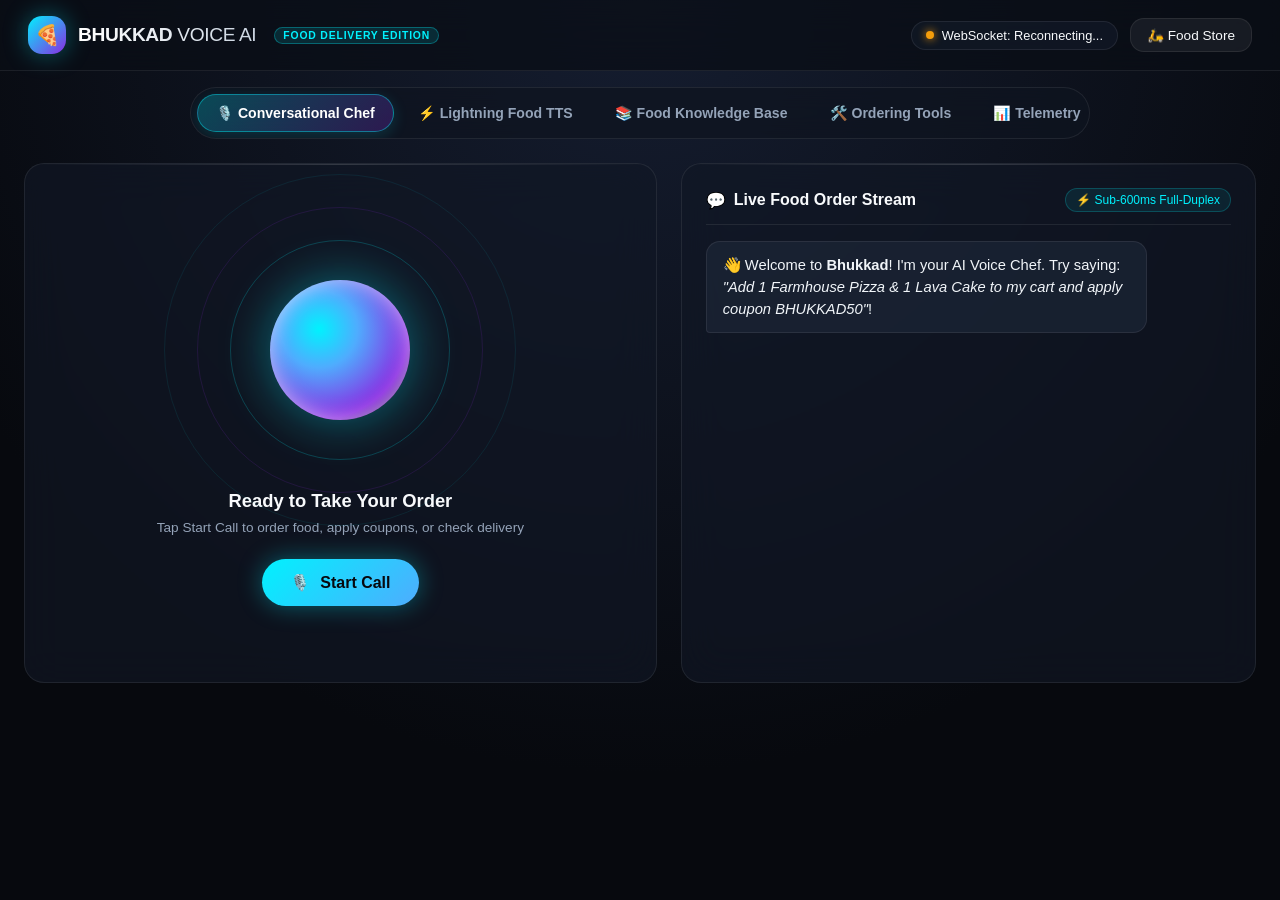
<file: playground/index.html>
<!doctype html>
<html lang="en">
<head>
  <meta charset="utf-8" />
  <meta name="viewport" content="width=device-width, initial-scale=1" />
  <title>Bhukkad Voice AI - Real-Time Food Delivery Assistant</title>
  <link rel="icon" href="../bhukkad-store/assets/favicon.svg" />
  <link rel="stylesheet" href="studio.css" />
  <script src="runtime-config.js"></script>
  <script src="studio.js" defer></script>
</head>
<body>
  <!-- Header & Navigation -->
  <header class="studio-nav">
    <div class="brand-container">
      <div class="brand-logo-badge">🍕</div>
      <div class="brand-title">BHUKKAD <span style="color:var(--cyan);font-weight:400;">VOICE AI</span></div>
      <span class="brand-pill">Food Delivery Edition</span>
    </div>
    <div class="nav-actions">
      <div id="wsBadge" class="ws-status-badge">
        <span class="ws-dot"></span>
        <span id="wsStatusText">WebSocket: Connecting...</span>
      </div>
      <a href="../bhukkad-store/index.html" class="btn-ghost" style="text-decoration:none;">🛵 Food Store</a>
    </div>
  </header>

  <!-- Tab Bar -->
  <div class="tabs-container">
    <nav class="tab-bar">
      <button class="tab-btn active" data-target="tabAgent">🎙️ Conversational Chef</button>
      <button class="tab-btn" data-target="tabTts">⚡ Lightning Food TTS</button>
      <button class="tab-btn" data-target="tabRag">📚 Food Knowledge Base</button>
      <button class="tab-btn" data-target="tabTools">🛠️ Ordering Tools</button>
      <button class="tab-btn" data-target="tabMetrics">📊 Telemetry</button>
    </nav>
  </div>

  <!-- Studio Main Content -->
  <main class="studio-main">

    <!-- TAB 1: Conversational Voice Call -->
    <section id="tabAgent" class="tab-content active">
      <div class="voice-call-grid">
        <!-- Glowing Voice Orb Stage -->
        <div class="glass-card orb-stage">
          <div id="orbContainer" class="orb-container idle">
            <div class="orb-ring orb-ring-1"></div>
            <div class="orb-ring orb-ring-2"></div>
            <div class="orb-ring orb-ring-3"></div>
            <div id="orbCore" class="orb-core"></div>
          </div>
          <div id="orbStatusText" class="orb-status-text">Ready to Take Your Order</div>
          <div id="orbSubtext" class="orb-subtext">Tap Start Call to order food, apply coupons, or check delivery</div>
          <div class="call-btn-group">
            <button id="btnCall" class="btn-mic-call">
              <span>🎙️</span>
              <span>Start Call</span>
            </button>
          </div>
        </div>

        <!-- Live Transcript & State Stream -->
        <div class="glass-card transcript-card">
          <div class="card-header-row">
            <div class="card-title"><span>💬</span> Live Food Order Stream</div>
            <div id="callTelemetryChip" class="telemetry-chip">⚡ Sub-600ms Full-Duplex</div>
          </div>
          <div id="transcriptFeed" class="stream-feed">
            <div class="msg-bubble msg-agent">
              👋 Welcome to <b>Bhukkad</b>! I'm your AI Voice Chef. Try saying: <i>"Add 1 Farmhouse Pizza & 1 Lava Cake to my cart and apply coupon BHUKKAD50"</i>!
            </div>
          </div>
        </div>
      </div>
    </section>

    <!-- TAB 2: Lightning TTS Playground -->
    <section id="tabTts" class="tab-content">
      <div class="tts-studio-grid">
        <div class="glass-card">
          <div class="card-header-row">
            <div class="card-title"><span>⚡</span> Lightning Text-to-Speech</div>
            <span id="ttsLatencyBadge" class="telemetry-chip">Ready to synthesize</span>
          </div>
          <textarea id="ttsInputText" class="tts-textarea" placeholder="Type or paste any text here to synthesize instant human-like speech..."></textarea>
          
          <div style="font-size:0.9rem;font-weight:600;margin-bottom:12px;">Choose Voice Avatar:</div>
          <div id="voiceCardsGrid" class="voice-cards-grid"></div>

          <div style="display:flex;gap:12px;align-items:center;">
            <button id="btnGenerateTTS" class="btn-primary">⚡ Generate & Play Speech</button>
            <button id="btnDownloadTTS" class="btn-ghost" disabled>📥 Download Audio</button>
          </div>
          <canvas id="ttsWaveformCanvas" class="waveform-canvas"></canvas>
        </div>

        <div class="glass-card">
          <div class="card-header-row">
            <div class="card-title"><span>⚙️</span> Voice Settings</div>
          </div>
          <p style="font-size:0.85rem;color:var(--text-muted);margin-bottom:16px;">
            Smallest.ai-style ultra-low latency voice synthesis engine with pitch and speed modulation.
          </p>
          <label style="display:block;margin-bottom:14px;font-size:0.85rem;color:var(--text-muted);">
            Playback Speed: <b>1.0x</b>
            <input type="range" min="0.5" max="2.0" step="0.1" value="1.0" style="width:100%;margin-top:6px;" />
          </label>
          <label style="display:block;margin-bottom:14px;font-size:0.85rem;color:var(--text-muted);">
            Sample Rate: <b>24kHz HD Audio</b>
          </label>
        </div>
      </div>
    </section>

    <!-- TAB 3: Knowledge Base & RAG -->
    <section id="tabRag" class="tab-content">
      <div class="glass-card">
        <div class="card-header-row">
          <div class="card-title"><span>📚</span> Knowledge Base & Vector Ingestion</div>
          <span id="ragDocCount" class="telemetry-chip">Loading index status...</span>
        </div>

        <!-- Drag & Drop Uploader -->
        <div id="dropzone" class="dropzone-container">
          <input type="file" id="ragFileInput" accept=".md,.txt" style="display:none;" />
          <div class="dropzone-icon">📁</div>
          <div class="dropzone-title">Drag & drop your Markdown or Text document here</div>
          <div id="dropzoneDesc" class="dropzone-desc">Click or drop a file to automatically chunk, embed, and index into FAISS</div>
        </div>

        <!-- Test Query Search Bar -->
        <div style="display:flex;gap:12px;margin-bottom:20px;">
          <input id="ragQueryInput" type="text" placeholder="Test semantic retrieval (e.g., 'What are the SLA terms?')..." style="flex:1;padding:12px 16px;background:rgba(10,14,22,0.6);border:1px solid var(--border);border-radius:var(--radius-md);color:#fff;outline:none;" />
          <button id="btnRagQuery" class="btn-primary">🔍 Query FAISS</button>
        </div>

        <div id="ragQueryResult" style="display:flex;flex-direction:column;gap:10px;"></div>
      </div>
    </section>

    <!-- TAB 4: Dynamic Tools -->
    <section id="tabTools" class="tab-content">
      <div class="glass-card">
        <div class="card-header-row">
          <div class="card-title"><span>🛠️</span> Dynamic Tool Registry</div>
          <span class="telemetry-chip">Pluggable Function Calling</span>
        </div>
        <p style="font-size:0.85rem;color:var(--text-muted);margin-bottom:20px;">
          These tools are automatically exposed to the LLM. Toggle any tool on/off in real-time.
        </p>
        <div id="toolsGrid" class="tools-grid"></div>
      </div>
    </section>

    <!-- TAB 5: Telemetry & Metrics -->
    <section id="tabMetrics" class="tab-content">
      <div class="glass-card">
        <div class="card-header-row">
          <div class="card-title"><span>📊</span> Real-Time Latency Telemetry Waterfall</div>
          <span class="telemetry-chip">Sub-600ms Benchmark</span>
        </div>
        
        <div style="font-size:2.2rem;font-weight:700;color:var(--cyan);margin:12px 0 20px;">
          <span id="valTTFA">--</span> <span style="font-size:1rem;color:var(--text-muted);font-weight:400;">Time to First Audio (TTFA)</span>
        </div>

        <div class="waterfall-container">
          <div class="waterfall-row">
            <div class="waterfall-label">Speech Recognition</div>
            <div class="waterfall-bar-track"><div id="barASR" class="waterfall-bar-fill" style="background:#3fb0c9;width:15%;"></div></div>
            <div id="valASR" class="waterfall-val">--</div>
          </div>
          <div class="waterfall-row">
            <div class="waterfall-label">LLM Token Stream</div>
            <div class="waterfall-bar-track"><div id="barLLM" class="waterfall-bar-fill" style="background:#6e8bff;width:35%;"></div></div>
            <div id="valLLM" class="waterfall-val">--</div>
          </div>
          <div class="waterfall-row">
            <div class="waterfall-label">Sentence 1 TTS</div>
            <div class="waterfall-bar-track"><div id="barTTS" class="waterfall-bar-fill" style="background:#d29922;width:30%;"></div></div>
            <div id="valTTS" class="waterfall-val">--</div>
          </div>
          <div class="waterfall-row">
            <div class="waterfall-label">FAISS RAG Search</div>
            <div class="waterfall-bar-track"><div id="barRAG" class="waterfall-bar-fill" style="background:#8a2be2;width:10%;"></div></div>
            <div id="valRAG" class="waterfall-val">--</div>
          </div>
        </div>
      </div>
    </section>

  </main>
</body>
</html>
</file>
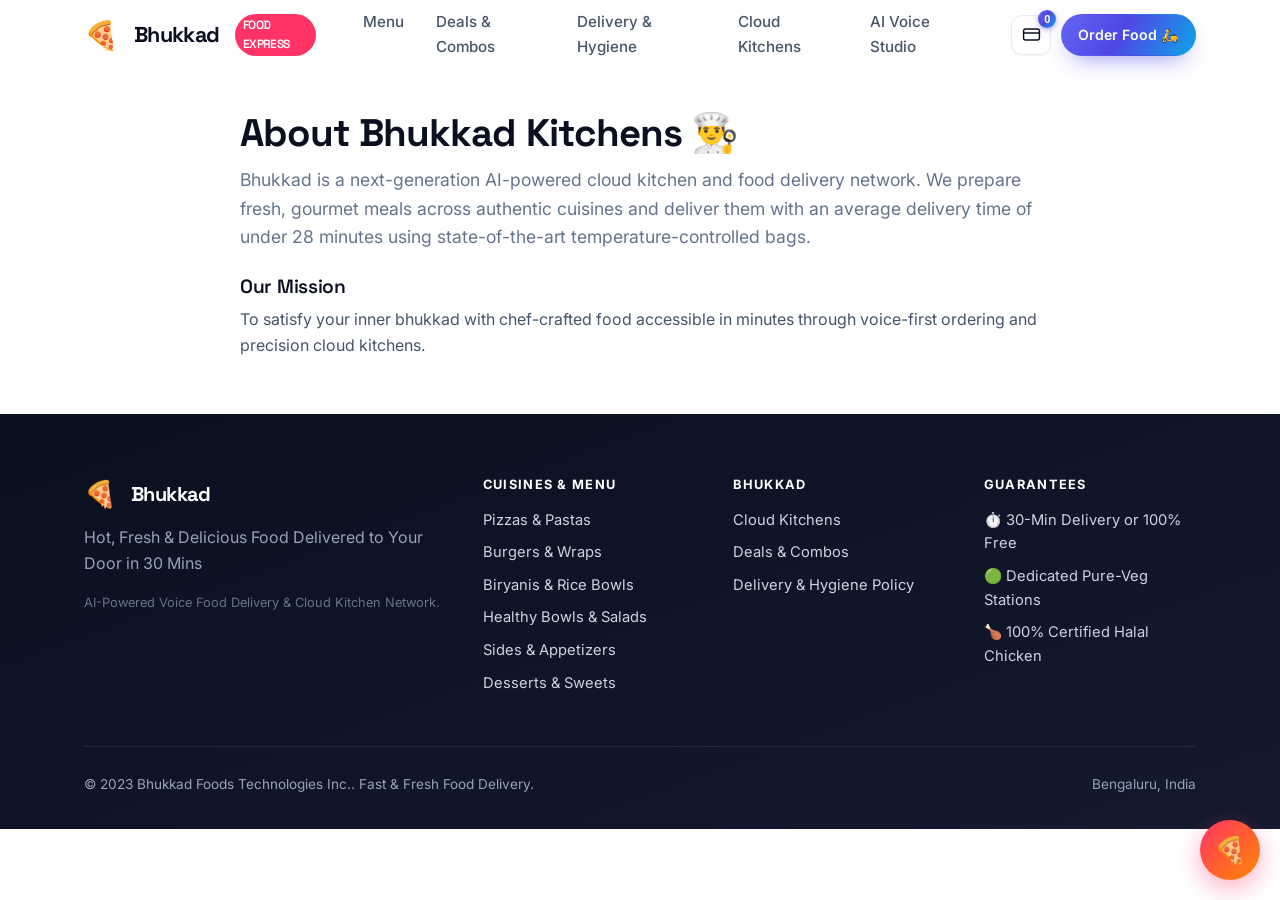
<file: bhukkad-store/about.html>
<!DOCTYPE html>
<html lang="en">
<head>
  <meta charset="UTF-8" />
  <meta name="viewport" content="width=device-width, initial-scale=1.0" />
  <title>Cloud Kitchens · Bhukkad</title>
  <link rel="preconnect" href="https://fonts.googleapis.com" />
  <link rel="preconnect" href="https://fonts.gstatic.com" crossorigin />
  <link href="https://fonts.googleapis.com/css2?family=Inter:wght@400;500;600;700&family=Space+Grotesk:wght@500;600;700&display=swap" rel="stylesheet" />
  <link rel="icon" type="image/svg+xml" href="assets/favicon.svg" />
  <link rel="apple-touch-icon" href="assets/favicon.svg" />
  <link rel="stylesheet" href="assets/styles.css" />
</head>
<body>
  <main id="app"></main>
  <script type="module">
    import { bootstrap } from "./assets/app.js";
    import { renderAbout } from "./assets/render.js";
    bootstrap("about", renderAbout);
  </script>
  <!-- Talk to Bhukkad Voice Chef -->
  <script>window.BHUKKAD_API_BASE = "http://localhost:8100";</script>
  <script src="assets/widget.js"></script>
</body>
</html>
</file>
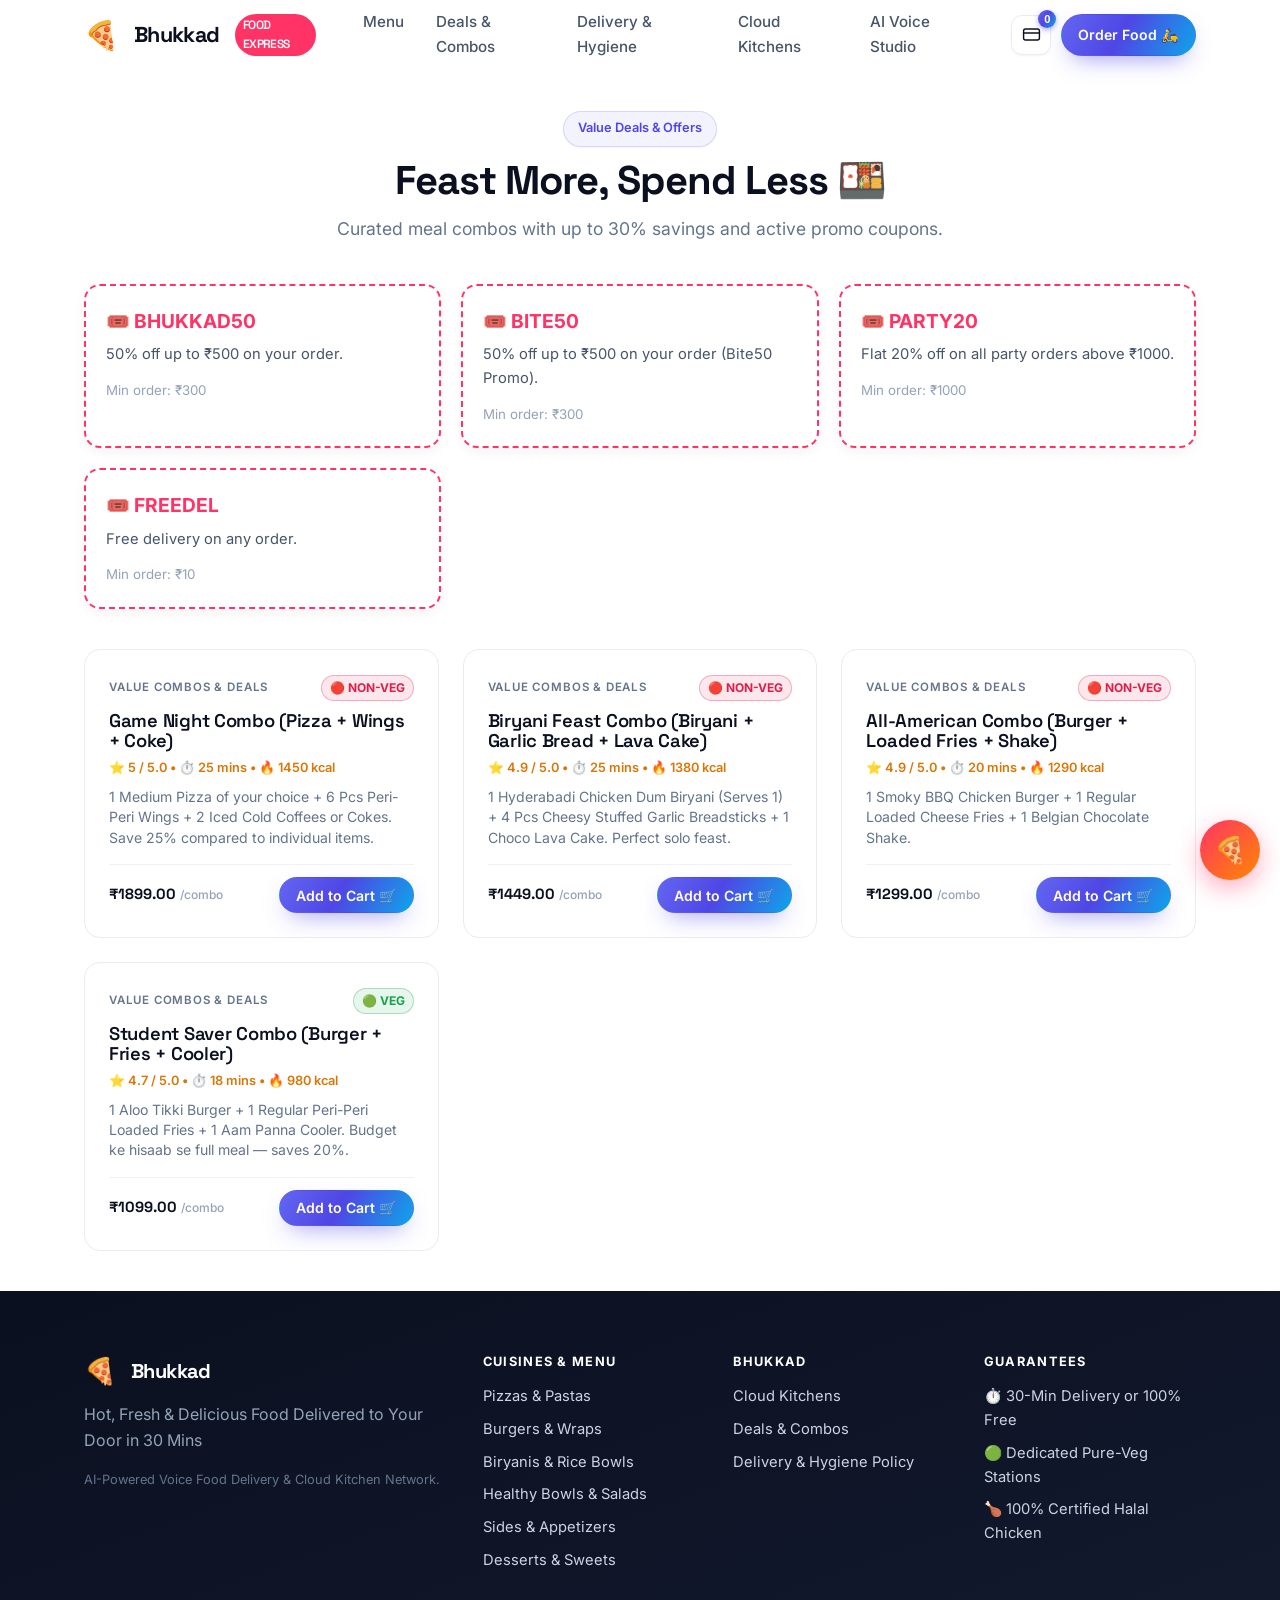
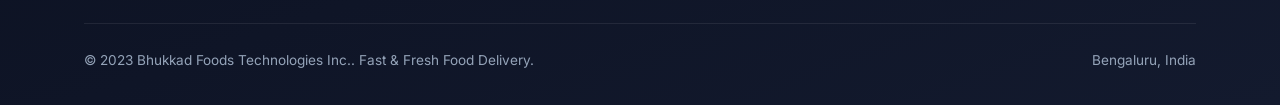
<file: bhukkad-store/pricing.html>
<!DOCTYPE html>
<html lang="en">
<head>
  <meta charset="UTF-8" />
  <meta name="viewport" content="width=device-width, initial-scale=1.0" />
  <title>Deals & Combos · Bhukkad</title>
  <link rel="preconnect" href="https://fonts.googleapis.com" />
  <link rel="preconnect" href="https://fonts.gstatic.com" crossorigin />
  <link href="https://fonts.googleapis.com/css2?family=Inter:wght@400;500;600;700&family=Space+Grotesk:wght@500;600;700&display=swap" rel="stylesheet" />
  <link rel="icon" type="image/svg+xml" href="assets/favicon.svg" />
  <link rel="apple-touch-icon" href="assets/favicon.svg" />
  <link rel="stylesheet" href="assets/styles.css" />
</head>
<body>
  <main id="app"></main>
  <script type="module">
    import { bootstrap } from "./assets/app.js";
    import { renderPricing } from "./assets/render.js";
    bootstrap("deals", renderPricing);
  </script>
  <!-- Talk to Bhukkad Voice Chef -->
  <script>window.BHUKKAD_API_BASE = "http://localhost:8100";</script>
  <script src="assets/widget.js"></script>
</body>
</html>
</file>
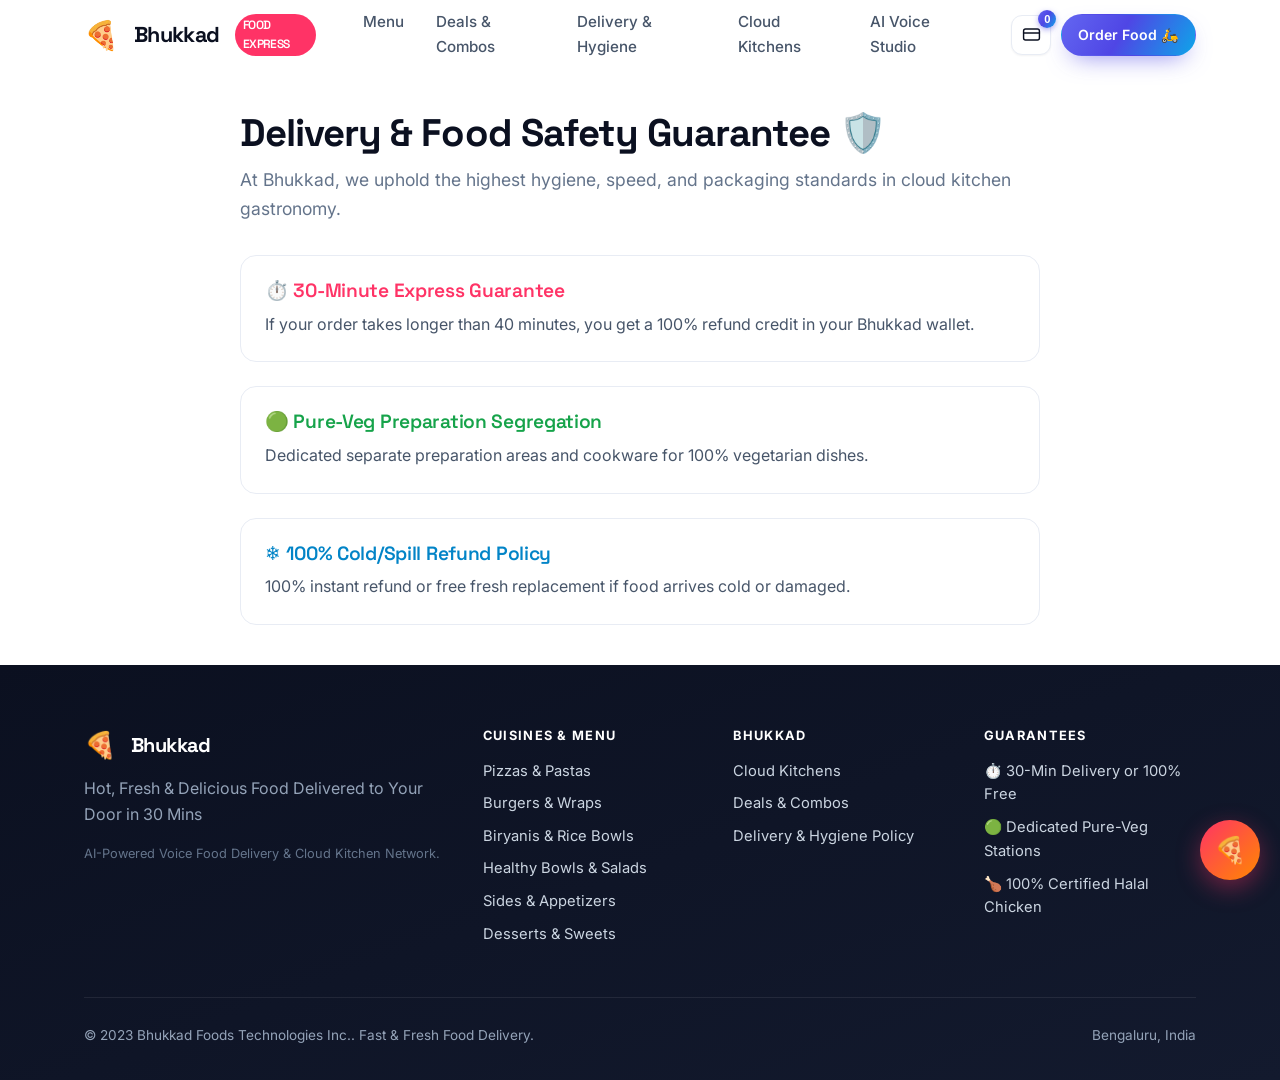
<file: bhukkad-store/support.html>
<!DOCTYPE html>
<html lang="en">
<head>
  <meta charset="UTF-8" />
  <meta name="viewport" content="width=device-width, initial-scale=1.0" />
  <title>Delivery & Hygiene Policy · Bhukkad</title>
  <link rel="preconnect" href="https://fonts.googleapis.com" />
  <link rel="preconnect" href="https://fonts.gstatic.com" crossorigin />
  <link href="https://fonts.googleapis.com/css2?family=Inter:wght@400;500;600;700&family=Space+Grotesk:wght@500;600;700&display=swap" rel="stylesheet" />
  <link rel="icon" type="image/svg+xml" href="assets/favicon.svg" />
  <link rel="apple-touch-icon" href="assets/favicon.svg" />
  <link rel="stylesheet" href="assets/styles.css" />
</head>
<body>
  <main id="app"></main>
  <script type="module">
    import { bootstrap } from "./assets/app.js";
    import { renderSupport } from "./assets/render.js";
    bootstrap("support", renderSupport);
  </script>
  <!-- Talk to Bhukkad Voice Chef -->
  <script>window.BHUKKAD_API_BASE = "http://localhost:8100";</script>
  <script src="assets/widget.js"></script>
</body>
</html>
</file>
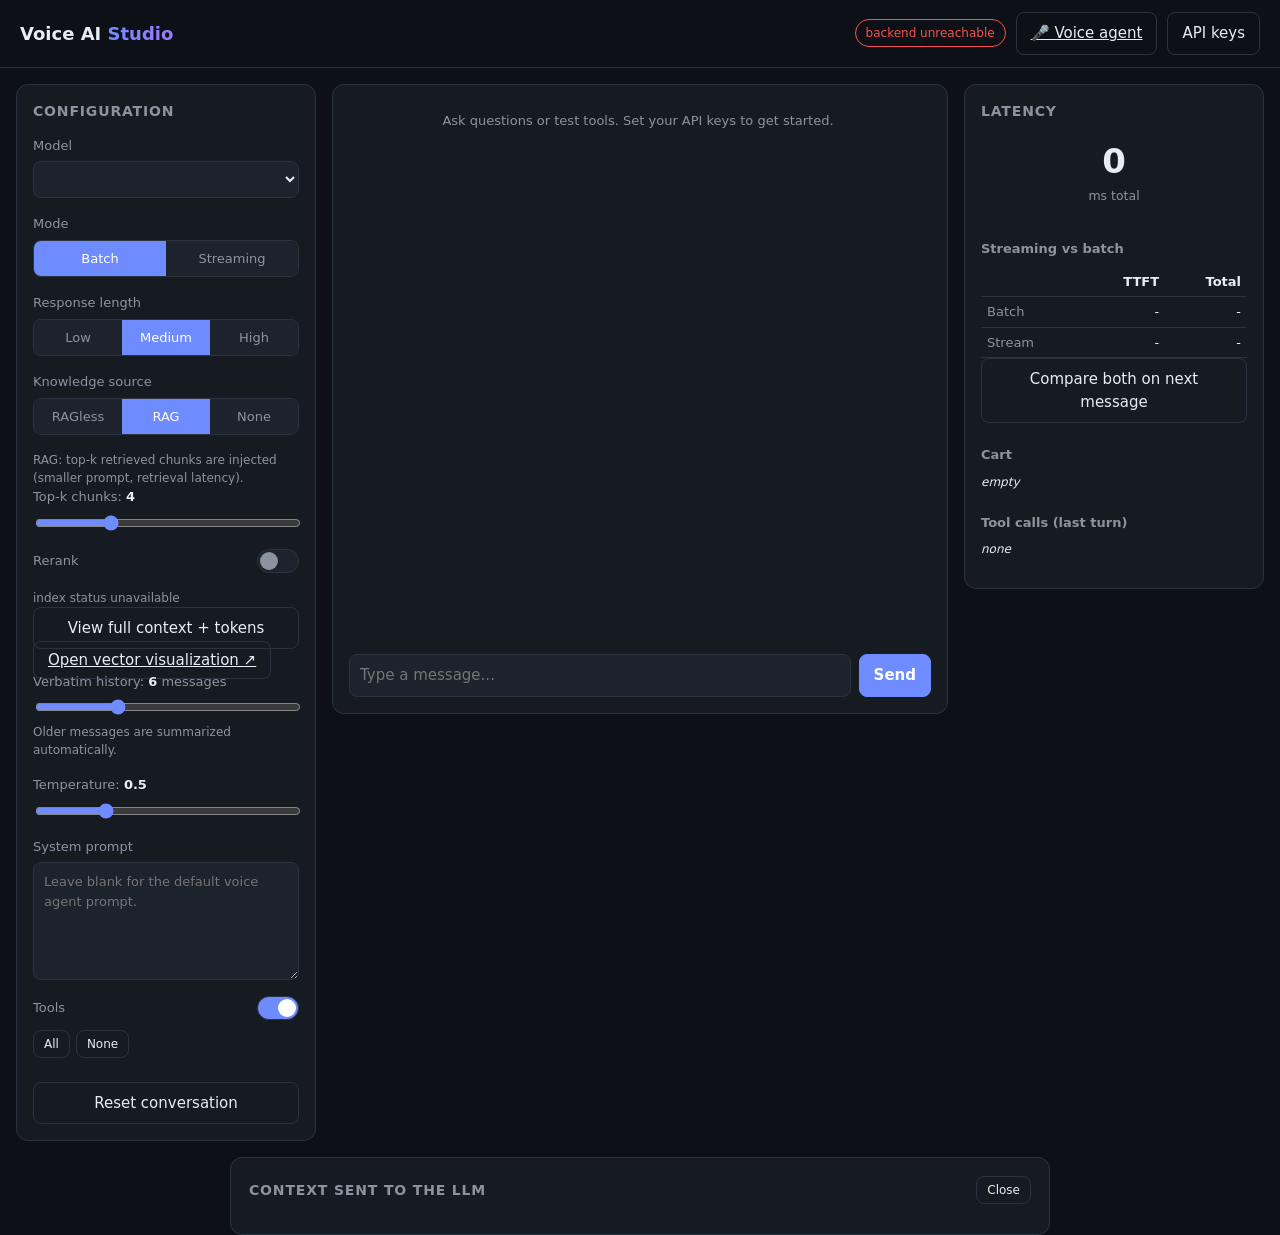
<file: playground/playground.html>
<!doctype html>
<html lang="en">
<head>
  <meta charset="utf-8" />
  <meta name="viewport" content="width=device-width, initial-scale=1" />
  <title>Voice AI Studio - Playground</title>
  <link rel="icon" href="../bhukkad-store/assets/favicon.svg" />
  <link rel="stylesheet" href="playground.css" />
  <script src="runtime-config.js"></script>
</head>
<body>
  <header class="pg-top">
    <div class="brand">Voice AI <span>Studio</span></div>
    <div class="top-right">
      <span id="health" class="pill pill-muted">backend: checking...</span>
      <a class="btn btn-ghost" href="voice.html">&#127908; Voice agent</a>
      <button id="settingsBtn" class="btn btn-ghost">API keys</button>
    </div>
  </header>

  <main class="pg-grid">
    <!-- Controls -->
    <aside class="panel controls">
      <h2>Configuration</h2>

      <label class="field">
        <span>Model</span>
        <select id="model"></select>
      </label>

      <label class="field">
        <span>Mode</span>
        <div class="seg" id="mode">
          <button data-v="batch" class="active">Batch</button>
          <button data-v="stream">Streaming</button>
        </div>
      </label>

      <label class="field">
        <span>Response length</span>
        <div class="seg" id="length">
          <button data-v="low">Low</button>
          <button data-v="medium" class="active">Medium</button>
          <button data-v="high">High</button>
        </div>
      </label>

      <label class="field">
        <span>Knowledge source</span>
        <div class="seg" id="knowledge">
          <button data-v="ragless">RAGless</button>
          <button data-v="rag" class="active">RAG</button>
          <button data-v="none">None</button>
        </div>
      </label>
      <p class="hint" id="ctxHint">RAG: top-k retrieved chunks are injected (smaller prompt, retrieval latency).</p>

      <div id="ragOpts" hidden>
        <label class="field">
          <span>Top-k chunks: <b id="kVal">4</b></span>
          <input type="range" id="topk" min="1" max="12" value="4" />
        </label>
        <div class="field toggle-row">
          <span>Rerank <small class="hint" id="rrLabel"></small></span>
          <label class="switch"><input type="checkbox" id="rerank" /><span class="slider"></span></label>
        </div>
        <p class="hint" id="ragStatus">embedding index: checking...</p>
      </div>

      <button id="inspectBtn" class="btn btn-ghost btn-block">View full context + tokens</button>
      <a class="btn btn-ghost btn-block" href="rag.html" target="_blank" rel="noopener">Open vector visualization &#8599;</a>

      <label class="field">
        <span>Verbatim history: <b id="vbVal">6</b> messages</span>
        <input type="range" id="verbatim" min="0" max="20" value="6" />
        <small class="hint">Older messages are summarized automatically.</small>
      </label>

      <label class="field">
        <span>Temperature: <b id="tempVal">0.5</b></span>
        <input type="range" id="temp" min="0" max="20" value="5" />
      </label>

      <label class="field">
        <span>System prompt</span>
        <textarea id="sysPrompt" rows="5" placeholder="Leave blank for the default voice agent prompt."></textarea>
      </label>

      <div class="field toggle-row">
        <span>Tools</span>
        <label class="switch"><input type="checkbox" id="toolsEnabled" checked /><span class="slider"></span></label>
      </div>
      <div id="toolsBox" class="tools-box">
        <div class="tools-actions">
          <button id="toolAll" class="btn btn-ghost mini">All</button>
          <button id="toolNone" class="btn btn-ghost mini">None</button>
        </div>
        <div id="toolList" class="tool-list"></div>
      </div>

      <button id="resetBtn" class="btn btn-ghost btn-block">Reset conversation</button>
    </aside>

    <!-- Chat -->
    <section class="panel chat">
      <div id="messages" class="messages">
        <div class="msg msg-system">Ask questions or test tools. Set your API keys to get started.</div>
      </div>
      <form id="composer" class="composer">
        <input id="input" type="text" autocomplete="off" placeholder="Type a message..." />
        <button class="btn btn-primary" type="submit">Send</button>
      </form>
    </section>

    <!-- Latency -->
    <aside class="panel latency">
      <h2>Latency</h2>
      <div class="lat-total"><span id="latTotal">0</span><small>ms total</small></div>
      <div id="latBars" class="lat-bars"></div>
      <h3>Streaming vs batch</h3>
      <table class="cmp">
        <thead><tr><th></th><th>TTFT</th><th>Total</th></tr></thead>
        <tbody>
          <tr><td>Batch</td><td id="bTtft">-</td><td id="bTotal">-</td></tr>
          <tr><td>Stream</td><td id="sTtft">-</td><td id="sTotal">-</td></tr>
        </tbody>
      </table>
      <button id="compareBtn" class="btn btn-ghost btn-block">Compare both on next message</button>

      <h3>Cart</h3>
      <div id="cart" class="cart-view"><em>empty</em></div>
      <h3>Tool calls (last turn)</h3>
      <div id="toolTrace" class="tool-trace"><em>none</em></div>
      <div id="meta" class="meta"></div>
    </aside>
  </main>

  <!-- Settings dialog -->
  <dialog id="settings" class="settings">
    <form method="dialog">
      <h2>API keys</h2>
      <p class="hint">Stored only in this browser's localStorage and sent per request. Never committed.</p>
      <label class="field"><span>OpenAI API key</span><input id="k_openai" type="password" placeholder="sk-..." /></label>
      <label class="field"><span>Gemini API key</span><input id="k_gemini" type="password" placeholder="AIza..." /></label>
      <label class="field"><span>ElevenLabs API key</span><input id="k_elevenlabs" type="password" placeholder="(used in Phase 4)" /></label>
      <label class="field"><span>Backend URL</span><input id="apiBase" type="text" placeholder="http://localhost:8100" /></label>
      <div class="dialog-actions">
        <button value="cancel" class="btn btn-ghost">Close</button>
        <button id="saveKeys" value="save" class="btn btn-primary">Save</button>
      </div>
    </form>
  </dialog>

  <!-- Context inspector -->
  <dialog id="ctxDialog" class="settings ctx-dialog">
    <div class="ctx-head">
      <h2>Context sent to the LLM</h2>
      <div id="ctxTotals" class="ctx-totals"></div>
      <button id="ctxClose" class="btn btn-ghost mini">Close</button>
    </div>
    <div id="ctxBody" class="ctx-body"></div>
  </dialog>

  <script type="module" src="playground.js"></script>
</body>
</html>
</file>
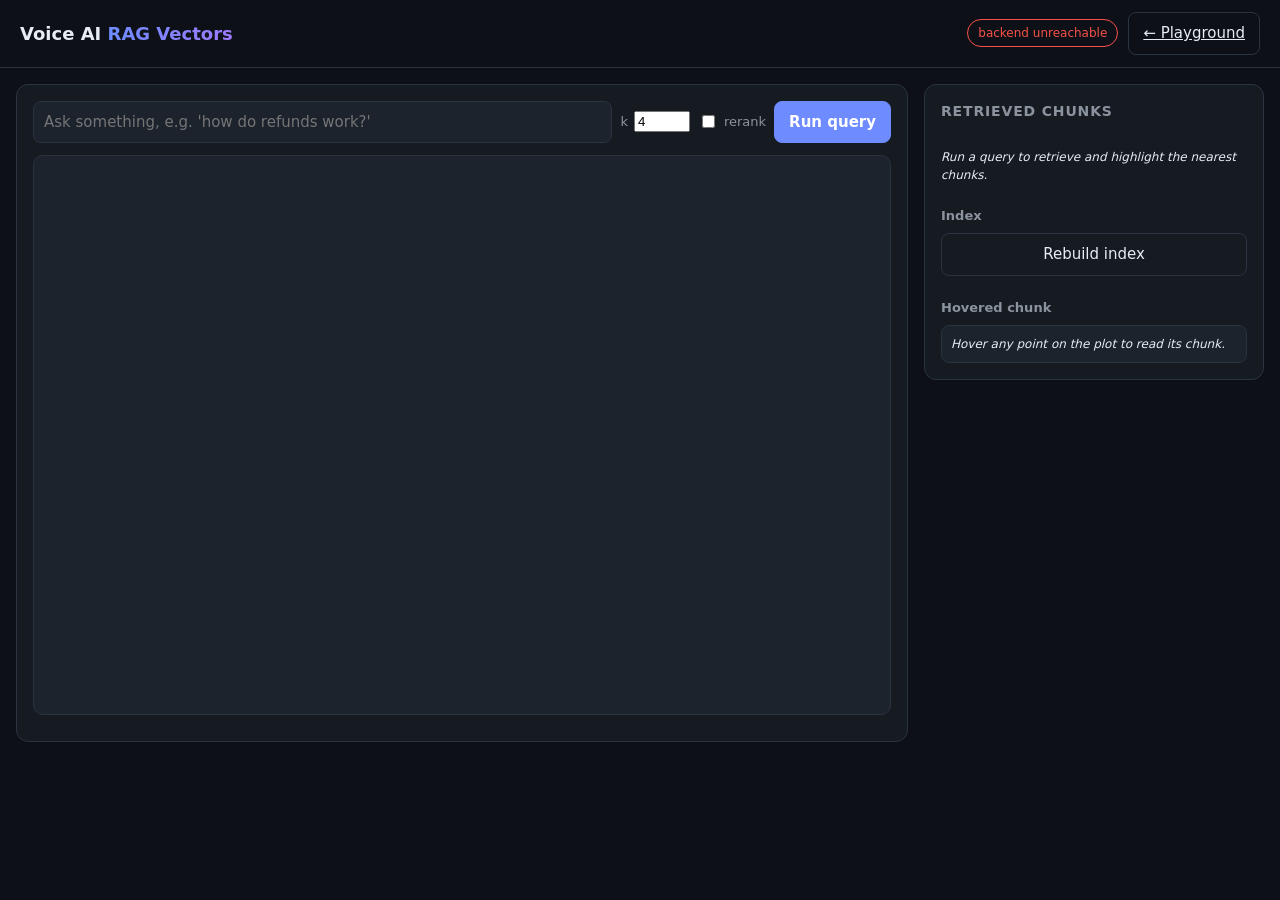
<file: playground/rag.html>
<!doctype html>
<html lang="en">
<head>
  <meta charset="utf-8" />
  <meta name="viewport" content="width=device-width, initial-scale=1" />
  <title>Voice AI Studio - RAG Vector Explorer</title>
  <link rel="icon" href="../bhukkad-store/assets/favicon.svg" />
  <link rel="stylesheet" href="playground.css" />
  <script src="runtime-config.js"></script>
  <link rel="stylesheet" href="rag.css" />
</head>
<body>
  <header class="pg-top">
    <div class="brand">Voice AI <span>RAG Vectors</span></div>
    <div class="top-right">
      <span id="ragInfo" class="pill pill-muted">loading...</span>
      <a class="btn btn-ghost" href="playground.html">&#8592; Playground</a>
    </div>
  </header>

  <main class="rag-grid">
    <section class="panel">
      <div class="rag-querybar">
        <input id="q" type="text" placeholder="Ask something, e.g. 'how do refunds work?'" />
        <label class="inline">k <input id="topk" type="number" min="1" max="12" value="4" /></label>
        <label class="inline"><input id="rerank" type="checkbox" /> rerank</label>
        <button id="run" class="btn btn-primary">Run query</button>
      </div>
      <canvas id="plot"></canvas>
      <div id="legend" class="legend"></div>
    </section>

    <aside class="panel rag-side">
      <h2>Retrieved chunks</h2>
      <div id="latency" class="rag-lat"></div>
      <div id="results" class="rag-results"><em>Run a query to retrieve and highlight the nearest chunks.</em></div>
      <h3>Index</h3>
      <div id="buildBox">
        <button id="buildBtn" class="btn btn-ghost btn-block">Rebuild index</button>
        <p class="hint" id="buildHint"></p>
      </div>
      <h3>Hovered chunk</h3>
      <div id="hover" class="rag-hover"><em>Hover any point on the plot to read its chunk.</em></div>
    </aside>
  </main>

  <script type="module" src="rag.js"></script>
</body>
</html>
</file>
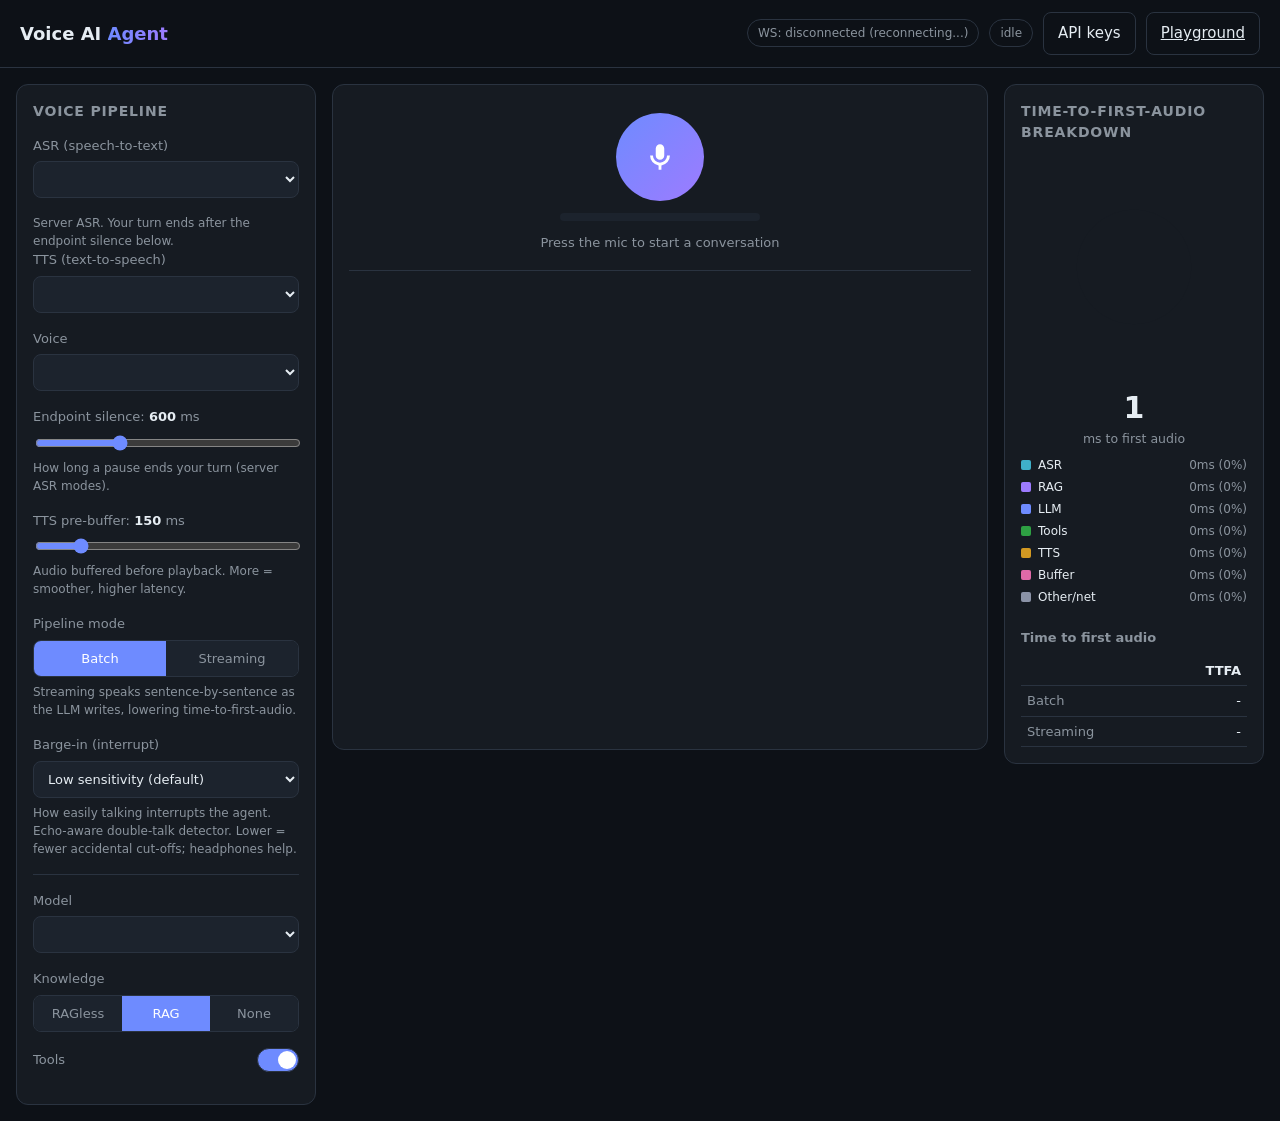
<file: playground/voice.html>
<!doctype html>
<html lang="en">
<head>
  <meta charset="utf-8" />
  <meta name="viewport" content="width=device-width, initial-scale=1" />
  <title>Voice AI Studio - Voice Agent</title>
  <link rel="icon" href="../bhukkad-store/assets/favicon.svg" />
  <link rel="stylesheet" href="playground.css" />
  <script src="runtime-config.js"></script>
  <link rel="stylesheet" href="voice.css" />
</head>
<body>
  <header class="pg-top">
    <div class="brand">Voice AI <span>Agent</span></div>
    <div class="top-right">
      <span id="wsStatus" class="pill pill-muted">WS: connecting...</span>
      <span id="status" class="pill pill-muted">idle</span>
      <button id="settingsBtn" class="btn btn-ghost">API keys</button>
      <a class="btn btn-ghost" href="playground.html">Playground</a>
    </div>
  </header>

  <main class="voice-grid">
    <!-- Controls -->
    <aside class="panel controls">
      <h2>Voice pipeline</h2>

      <label class="field"><span>ASR (speech-to-text)</span><select id="asr"></select></label>
      <p class="hint" id="asrHint"></p>

      <label class="field"><span>TTS (text-to-speech)</span><select id="tts"></select></label>
      <label class="field"><span>Voice</span><select id="voice"></select></label>

      <label class="field">
        <span>Endpoint silence: <b id="epVal">600</b> ms</span>
        <input type="range" id="endpoint" min="200" max="1500" step="50" value="600" />
        <small class="hint">How long a pause ends your turn (server ASR modes).</small>
      </label>

      <label class="field">
        <span>TTS pre-buffer: <b id="bufVal">150</b> ms</span>
        <input type="range" id="buffer" min="0" max="1000" step="50" value="150" />
        <small class="hint">Audio buffered before playback. More = smoother, higher latency.</small>
      </label>

      <label class="field">
        <span>Pipeline mode</span>
        <div class="seg" id="mode">
          <button data-v="batch" class="active">Batch</button>
          <button data-v="stream">Streaming</button>
        </div>
        <small class="hint">Streaming speaks sentence-by-sentence as the LLM writes, lowering time-to-first-audio.</small>
      </label>

      <label class="field">
        <span>Barge-in (interrupt)</span>
        <select id="barge">
          <option value="off">Off (no interrupt)</option>
          <option value="low" selected>Low sensitivity (default)</option>
          <option value="medium">Medium sensitivity</option>
          <option value="high">High sensitivity</option>
        </select>
        <small class="hint">How easily talking interrupts the agent. Echo-aware double-talk detector. Lower = fewer accidental cut-offs; headphones help.</small>
      </label>

      <hr class="sep" />
      <label class="field"><span>Model</span><select id="model"></select></label>
      <label class="field"><span>Knowledge</span>
        <div class="seg" id="knowledge">
          <button data-v="ragless">RAGless</button>
          <button data-v="rag" class="active">RAG</button>
          <button data-v="none">None</button>
        </div>
      </label>
      <div class="field toggle-row">
        <span>Tools</span>
        <label class="switch"><input type="checkbox" id="toolsEnabled" checked /><span class="slider"></span></label>
      </div>
    </aside>

    <!-- Center: mic + transcript -->
    <section class="panel stage">
      <div class="mic-wrap">
        <button id="mic" class="mic-btn" aria-label="Start listening">
          <svg viewBox="0 0 24 24" width="34" height="34"><path fill="currentColor" d="M12 14a3 3 0 0 0 3-3V6a3 3 0 1 0-6 0v5a3 3 0 0 0 3 3Zm5-3a5 5 0 0 1-10 0H5a7 7 0 0 0 6 6.92V21h2v-3.08A7 7 0 0 0 19 11h-2Z"/></svg>
        </button>
        <div class="level"><i id="levelBar"></i></div>
        <div id="phase" class="phase">Press the mic to start a conversation</div>
      </div>
      <div id="transcript" class="transcript"></div>
    </section>

    <!-- Latency pie -->
    <aside class="panel latency">
      <h2>Time-to-first-audio breakdown</h2>
      <canvas id="pie" width="220" height="220"></canvas>
      <div class="lat-total"><span id="latTotal">0</span><small>ms to first audio</small></div>
      <div id="pieLegend" class="pie-legend"></div>
      <h3>Time to first audio</h3>
      <table class="cmp">
        <thead><tr><th></th><th>TTFA</th></tr></thead>
        <tbody>
          <tr><td>Batch</td><td id="ttfaBatch">-</td></tr>
          <tr><td>Streaming</td><td id="ttfaStream">-</td></tr>
        </tbody>
      </table>
    </aside>
  </main>

  <dialog id="settings" class="settings">
    <form method="dialog">
      <h2>API keys</h2>
      <p class="hint">Stored in this browser's localStorage (shared with the playground), sent per request.</p>
      <label class="field"><span>OpenAI</span><input id="k_openai" type="password" placeholder="sk-..." /></label>
      <label class="field"><span>Gemini</span><input id="k_gemini" type="password" placeholder="AIza..." /></label>
      <label class="field"><span>ElevenLabs</span><input id="k_elevenlabs" type="password" placeholder="..." /></label>
      <label class="field"><span>Backend URL</span><input id="apiBase" type="text" /></label>
      <div class="dialog-actions">
        <button value="cancel" class="btn btn-ghost">Close</button>
        <button value="save" class="btn btn-primary">Save</button>
      </div>
    </form>
  </dialog>

  <script type="module" src="voice.js"></script>
</body>
</html>
</file>
<file: playground/studio.css>
/* ==========================================================
   Pulse Voice AI Studio - Smallest.ai Inspired Design System
   Dark Glassmorphism, Glowing Neon Accents, Reactive Voice Orb
   ========================================================== */

:root {
  --bg: #07090e;
  --bg-gradient: radial-gradient(circle at 50% 0%, #151d30 0%, #07090e 70%);
  --surface: rgba(18, 24, 38, 0.65);
  --surface-hover: rgba(26, 35, 54, 0.8);
  --surface-active: rgba(32, 44, 68, 0.9);
  --border: rgba(255, 255, 255, 0.08);
  --border-focus: rgba(0, 242, 254, 0.4);
  --text: #f8fafc;
  --text-muted: #94a3b8;
  --text-dim: #64748b;
  
  --cyan: #00f2fe;
  --azure: #4facfe;
  --purple: #8a2be2;
  --pink: #ff2a85;
  --emerald: #10b981;
  --amber: #f59e0b;
  --rose: #f43f5e;
  
  --glow-cyan: 0 0 25px rgba(0, 242, 254, 0.35);
  --glow-purple: 0 0 30px rgba(138, 43, 226, 0.35);
  --radius-sm: 8px;
  --radius-md: 14px;
  --radius-lg: 20px;
  --radius-full: 9999px;
  --font-sans: -apple-system, BlinkMacSystemFont, "Segoe UI", Roboto, Inter, Helvetica, Arial, sans-serif;
}

* {
  box-sizing: border-box;
  margin: 0;
  padding: 0;
}

body {
  font-family: var(--font-sans);
  background: var(--bg);
  background-image: var(--bg-gradient);
  background-attachment: fixed;
  color: var(--text);
  min-height: 100vh;
  display: flex;
  flex-direction: column;
  overflow-x: hidden;
  -webkit-font-smoothing: antialiased;
}

/* Scrollbar */
::-webkit-scrollbar {
  width: 6px;
  height: 6px;
}
::-webkit-scrollbar-track {
  background: transparent;
}
::-webkit-scrollbar-thumb {
  background: rgba(255, 255, 255, 0.15);
  border-radius: var(--radius-full);
}
::-webkit-scrollbar-thumb:hover {
  background: rgba(255, 255, 255, 0.25);
}

/* ==========================================================
   Header & Navbar
   ========================================================== */
.studio-nav {
  display: flex;
  align-items: center;
  justify-content: space-between;
  padding: 16px 28px;
  background: rgba(10, 14, 22, 0.75);
  backdrop-filter: blur(20px);
  border-bottom: 1px solid var(--border);
  position: sticky;
  top: 0;
  z-index: 100;
}

.brand-container {
  display: flex;
  align-items: center;
  gap: 12px;
}

.brand-logo-badge {
  width: 38px;
  height: 38px;
  border-radius: var(--radius-md);
  background: linear-gradient(135deg, var(--cyan) 0%, var(--purple) 100%);
  display: flex;
  align-items: center;
  justify-content: center;
  box-shadow: var(--glow-cyan);
  font-size: 20px;
}

.brand-title {
  font-size: 1.2rem;
  font-weight: 700;
  letter-spacing: -0.02em;
  background: linear-gradient(90deg, #ffffff 0%, #cbd5e1 100%);
  -webkit-background-clip: text;
  -webkit-text-fill-color: transparent;
}

.brand-pill {
  font-size: 0.65rem;
  font-weight: 700;
  text-transform: uppercase;
  letter-spacing: 0.08em;
  padding: 2px 8px;
  border-radius: var(--radius-full);
  background: rgba(0, 242, 254, 0.12);
  color: var(--cyan);
  border: 1px solid rgba(0, 242, 254, 0.3);
  margin-left: 6px;
}

.nav-actions {
  display: flex;
  align-items: center;
  gap: 12px;
}

.ws-status-badge {
  display: flex;
  align-items: center;
  gap: 8px;
  padding: 6px 14px;
  border-radius: var(--radius-full);
  font-size: 0.8rem;
  font-weight: 500;
  background: rgba(18, 24, 38, 0.8);
  border: 1px solid var(--border);
}

.ws-dot {
  width: 8px;
  height: 8px;
  border-radius: 50%;
  background: var(--amber);
  box-shadow: 0 0 8px var(--amber);
  transition: background 0.3s, box-shadow 0.3s;
}

.ws-status-badge.live .ws-dot {
  background: var(--emerald);
  box-shadow: 0 0 10px var(--emerald);
}

/* ==========================================================
   Tab Navigation Bar
   ========================================================== */
.tabs-container {
  display: flex;
  justify-content: center;
  padding: 16px 20px 0;
}

.tab-bar {
  display: flex;
  gap: 6px;
  background: rgba(15, 20, 32, 0.7);
  padding: 6px;
  border-radius: var(--radius-full);
  border: 1px solid var(--border);
  backdrop-filter: blur(16px);
  max-width: 900px;
  width: 100%;
  overflow-x: auto;
}

.tab-btn {
  flex: 1;
  display: flex;
  align-items: center;
  justify-content: center;
  gap: 8px;
  padding: 10px 18px;
  background: transparent;
  color: var(--text-muted);
  border: none;
  border-radius: var(--radius-full);
  font-size: 0.88rem;
  font-weight: 600;
  cursor: pointer;
  white-space: nowrap;
  transition: all 0.25s cubic-bezier(0.4, 0, 0.2, 1);
}

.tab-btn:hover {
  color: var(--text);
  background: rgba(255, 255, 255, 0.05);
}

.tab-btn.active {
  color: #ffffff;
  background: linear-gradient(135deg, rgba(0, 242, 254, 0.25) 0%, rgba(138, 43, 226, 0.25) 100%);
  border: 1px solid rgba(0, 242, 254, 0.4);
  box-shadow: 0 4px 15px rgba(0, 242, 254, 0.15);
}

/* ==========================================================
   Main Content & Panels
   ========================================================== */
.studio-main {
  flex: 1;
  max-width: 1300px;
  width: 100%;
  margin: 0 auto;
  padding: 24px;
}

.tab-content {
  display: none;
  animation: fadeIn 0.3s ease forwards;
}

.tab-content.active {
  display: block;
}

@keyframes fadeIn {
  from { opacity: 0; transform: translateY(6px); }
  to { opacity: 1; transform: translateY(0); }
}

/* Glass Card */
.glass-card {
  background: var(--surface);
  backdrop-filter: blur(20px);
  border: 1px solid var(--border);
  border-radius: var(--radius-lg);
  padding: 24px;
  position: relative;
  overflow: hidden;
}

.glass-card::before {
  content: "";
  position: absolute;
  top: 0;
  left: 0;
  right: 0;
  height: 1px;
  background: linear-gradient(90deg, transparent, rgba(255, 255, 255, 0.15), transparent);
}

/* ==========================================================
   TAB 1: Conversational Voice Call Grid
   ========================================================== */
.voice-call-grid {
  display: grid;
  grid-template-columns: 1.1fr 1fr;
  gap: 24px;
}

@media (max-width: 960px) {
  .voice-call-grid {
    grid-template-columns: 1fr;
  }
}

.orb-stage {
  display: flex;
  flex-direction: column;
  align-items: center;
  justify-content: center;
  min-height: 480px;
  position: relative;
  text-align: center;
}

/* 3D Glowing Voice Orb */
.orb-container {
  width: 220px;
  height: 220px;
  position: relative;
  display: flex;
  align-items: center;
  justify-content: center;
  margin-bottom: 30px;
}

.orb-ring {
  position: absolute;
  border-radius: 50%;
  border: 1px solid rgba(0, 242, 254, 0.2);
  transition: transform 0.2s ease-out, opacity 0.2s;
}

.orb-ring-1 { width: 100%; height: 100%; animation: rotateOrb 12s linear infinite; }
.orb-ring-2 { width: 130%; height: 130%; border-color: rgba(138, 43, 226, 0.15); animation: rotateOrbRev 16s linear infinite; }
.orb-ring-3 { width: 160%; height: 160%; border-color: rgba(0, 242, 254, 0.08); animation: pulseRing 4s ease-in-out infinite; }

.orb-core {
  width: 140px;
  height: 140px;
  border-radius: 50%;
  background: radial-gradient(circle at 35% 35%, #00f2fe 0%, #4facfe 30%, #8a2be2 70%, #07090e 100%);
  box-shadow: 0 0 50px rgba(0, 242, 254, 0.4), inset 0 0 20px rgba(255, 255, 255, 0.6);
  position: relative;
  z-index: 2;
  transition: transform 0.1s ease-out, box-shadow 0.2s;
  animation: floatOrb 5s ease-in-out infinite;
}

/* Orb States */
.orb-container.listening .orb-core {
  background: radial-gradient(circle at 35% 35%, #00f2fe 0%, #38bdf8 40%, #0284c7 80%);
  box-shadow: 0 0 70px rgba(0, 242, 254, 0.6), inset 0 0 30px rgba(255, 255, 255, 0.8);
}

.orb-container.speaking .orb-core {
  background: radial-gradient(circle at 35% 35%, #ff2a85 0%, #da70d6 40%, #8a2be2 80%);
  box-shadow: 0 0 80px rgba(255, 42, 133, 0.6), inset 0 0 30px rgba(255, 255, 255, 0.8);
}

.orb-container.thinking .orb-core {
  background: radial-gradient(circle at 35% 35%, #f59e0b 0%, #d97706 50%, #78350f 90%);
  box-shadow: 0 0 60px rgba(245, 158, 11, 0.5);
}

@keyframes rotateOrb { from { transform: rotate(0deg); } to { transform: rotate(360deg); } }
@keyframes rotateOrbRev { from { transform: rotate(360deg); } to { transform: rotate(0deg); } }
@keyframes floatOrb {
  0%, 100% { transform: translateY(0px) scale(1); }
  50% { transform: translateY(-8px) scale(1.02); }
}
@keyframes pulseRing {
  0%, 100% { transform: scale(1); opacity: 0.3; }
  50% { transform: scale(1.08); opacity: 0.6; }
}

.orb-status-text {
  font-size: 1.15rem;
  font-weight: 600;
  color: var(--text);
  margin-bottom: 8px;
}

.orb-subtext {
  font-size: 0.85rem;
  color: var(--text-muted);
  margin-bottom: 24px;
}

/* Call Control Buttons */
.call-btn-group {
  display: flex;
  align-items: center;
  gap: 16px;
}

.btn-mic-call {
  display: flex;
  align-items: center;
  gap: 10px;
  padding: 14px 28px;
  border-radius: var(--radius-full);
  font-size: 1rem;
  font-weight: 600;
  color: #07090e;
  background: linear-gradient(135deg, var(--cyan) 0%, var(--azure) 100%);
  border: none;
  cursor: pointer;
  box-shadow: var(--glow-cyan);
  transition: all 0.25s ease;
}

.btn-mic-call:hover {
  transform: translateY(-2px);
  box-shadow: 0 0 35px rgba(0, 242, 254, 0.6);
}

.btn-mic-call.active {
  background: linear-gradient(135deg, var(--rose) 0%, var(--pink) 100%);
  color: #ffffff;
  box-shadow: 0 0 30px rgba(244, 63, 94, 0.5);
}

/* Transcript Stream Panel */
.transcript-card {
  display: flex;
  flex-direction: column;
  height: 520px;
}

.card-header-row {
  display: flex;
  align-items: center;
  justify-content: space-between;
  margin-bottom: 16px;
  padding-bottom: 12px;
  border-bottom: 1px solid var(--border);
}

.card-title {
  font-size: 1rem;
  font-weight: 600;
  display: flex;
  align-items: center;
  gap: 8px;
}

.stream-feed {
  flex: 1;
  overflow-y: auto;
  display: flex;
  flex-direction: column;
  gap: 12px;
  padding-right: 6px;
}

.msg-bubble {
  padding: 12px 16px;
  border-radius: var(--radius-md);
  font-size: 0.92rem;
  line-height: 1.5;
  max-width: 85%;
  word-break: break-word;
}

.msg-user {
  align-self: flex-end;
  background: linear-gradient(135deg, rgba(0, 242, 254, 0.15) 0%, rgba(79, 172, 254, 0.15) 100%);
  border: 1px solid rgba(0, 242, 254, 0.3);
  color: #ffffff;
  border-bottom-right-radius: 4px;
}

.msg-agent {
  align-self: flex-start;
  background: rgba(30, 41, 59, 0.6);
  border: 1px solid var(--border);
  color: #f1f5f9;
  border-bottom-left-radius: 4px;
}

.msg-agent.cancelled {
  opacity: 0.6;
  text-decoration: line-through;
}

.telemetry-chip {
  align-self: center;
  font-size: 0.75rem;
  font-weight: 500;
  color: var(--cyan);
  background: rgba(0, 242, 254, 0.08);
  border: 1px solid rgba(0, 242, 254, 0.2);
  padding: 4px 10px;
  border-radius: var(--radius-full);
}

/* ==========================================================
   TAB 2: Lightning TTS Studio (Smallest.ai Waves style)
   ========================================================== */
.tts-studio-grid {
  display: grid;
  grid-template-columns: 1.2fr 0.8fr;
  gap: 24px;
}

@media (max-width: 960px) {
  .tts-studio-grid {
    grid-template-columns: 1fr;
  }
}

.tts-textarea {
  width: 100%;
  height: 160px;
  background: rgba(10, 14, 22, 0.6);
  border: 1px solid var(--border);
  border-radius: var(--radius-md);
  padding: 16px;
  color: #ffffff;
  font-family: inherit;
  font-size: 0.95rem;
  resize: vertical;
  outline: none;
  transition: border-color 0.2s;
  margin-bottom: 20px;
}

.tts-textarea:focus {
  border-color: var(--cyan);
  box-shadow: 0 0 15px rgba(0, 242, 254, 0.15);
}

.voice-cards-grid {
  display: grid;
  grid-template-columns: repeat(auto-fill, minmax(130px, 1fr));
  gap: 12px;
  margin-bottom: 20px;
}

.voice-card {
  background: rgba(20, 28, 44, 0.6);
  border: 1px solid var(--border);
  border-radius: var(--radius-md);
  padding: 14px 12px;
  text-align: center;
  cursor: pointer;
  transition: all 0.2s ease;
}

.voice-card:hover {
  background: var(--surface-hover);
  border-color: rgba(255, 255, 255, 0.2);
}

.voice-card.selected {
  background: linear-gradient(135deg, rgba(0, 242, 254, 0.15) 0%, rgba(138, 43, 226, 0.15) 100%);
  border-color: var(--cyan);
  box-shadow: var(--glow-cyan);
}

.voice-avatar {
  width: 44px;
  height: 44px;
  border-radius: 50%;
  margin: 0 auto 8px;
  background: linear-gradient(135deg, #1e293b 0%, #0f172a 100%);
  display: flex;
  align-items: center;
  justify-content: center;
  font-size: 20px;
  border: 1px solid var(--border);
}

.voice-name {
  font-size: 0.85rem;
  font-weight: 600;
  color: var(--text);
  margin-bottom: 2px;
}

.voice-tag {
  font-size: 0.7rem;
  color: var(--text-dim);
  text-transform: capitalize;
}

/* Audio Player Container */
.waveform-canvas {
  width: 100%;
  height: 60px;
  background: rgba(10, 14, 22, 0.6);
  border-radius: var(--radius-md);
  margin: 16px 0;
}

/* ==========================================================
   TAB 3: Knowledge Base & RAG Uploader
   ========================================================== */
.dropzone-container {
  border: 2px dashed rgba(255, 255, 255, 0.15);
  border-radius: var(--radius-lg);
  padding: 40px 20px;
  text-align: center;
  cursor: pointer;
  background: rgba(12, 16, 26, 0.4);
  transition: all 0.2s ease;
  margin-bottom: 24px;
}

.dropzone-container:hover, .dropzone-container.dragover {
  border-color: var(--cyan);
  background: rgba(0, 242, 254, 0.05);
  box-shadow: var(--glow-cyan);
}

.dropzone-icon {
  font-size: 40px;
  margin-bottom: 12px;
}

.dropzone-title {
  font-size: 1.1rem;
  font-weight: 600;
  margin-bottom: 6px;
}

.dropzone-desc {
  font-size: 0.85rem;
  color: var(--text-muted);
}

.doc-list-grid {
  display: grid;
  grid-template-columns: repeat(auto-fill, minmax(280px, 1fr));
  gap: 16px;
}

.doc-item-card {
  background: rgba(15, 20, 32, 0.7);
  border: 1px solid var(--border);
  border-radius: var(--radius-md);
  padding: 16px;
  display: flex;
  align-items: center;
  justify-content: space-between;
}

/* ==========================================================
   TAB 4 & 5: Tools & Latency Telemetry
   ========================================================== */
.tools-grid {
  display: grid;
  grid-template-columns: repeat(auto-fill, minmax(260px, 1fr));
  gap: 16px;
}

.tool-card {
  background: rgba(15, 20, 32, 0.7);
  border: 1px solid var(--border);
  border-radius: var(--radius-md);
  padding: 18px;
  display: flex;
  flex-direction: column;
  justify-content: space-between;
  gap: 14px;
}

.tool-header {
  display: flex;
  align-items: center;
  justify-content: space-between;
}

.tool-name {
  font-size: 0.95rem;
  font-weight: 600;
  color: #ffffff;
}

.tool-desc {
  font-size: 0.82rem;
  color: var(--text-muted);
  line-height: 1.4;
}

/* Switch Toggle */
.switch {
  position: relative;
  display: inline-block;
  width: 44px;
  height: 24px;
}
.switch input { opacity: 0; width: 0; height: 0; }
.slider {
  position: absolute; cursor: pointer; top: 0; left: 0; right: 0; bottom: 0;
  background-color: rgba(255, 255, 255, 0.15);
  transition: 0.3s;
  border-radius: var(--radius-full);
}
.slider:before {
  position: absolute; content: ""; height: 18px; width: 18px; left: 3px; bottom: 3px;
  background-color: white;
  transition: 0.3s;
  border-radius: 50%;
}
input:checked + .slider { background: linear-gradient(135deg, var(--cyan) 0%, var(--azure) 100%); }
input:checked + .slider:before { transform: translateX(20px); }

/* Latency Waterfall */
.waterfall-container {
  display: flex;
  flex-direction: column;
  gap: 14px;
  margin-top: 16px;
}

.waterfall-row {
  display: flex;
  align-items: center;
  gap: 12px;
}

.waterfall-label {
  width: 110px;
  font-size: 0.85rem;
  color: var(--text-muted);
}

.waterfall-bar-track {
  flex: 1;
  height: 20px;
  background: rgba(255, 255, 255, 0.05);
  border-radius: var(--radius-sm);
  overflow: hidden;
}

.waterfall-bar-fill {
  height: 100%;
  border-radius: var(--radius-sm);
  transition: width 0.4s cubic-bezier(0.4, 0, 0.2, 1);
}

.waterfall-val {
  width: 70px;
  text-align: right;
  font-size: 0.85rem;
  font-weight: 600;
  color: var(--text);
}

/* ==========================================================
   Buttons & Form Controls
   ========================================================== */
.btn-primary {
  display: inline-flex;
  align-items: center;
  justify-content: center;
  gap: 8px;
  padding: 12px 24px;
  background: linear-gradient(135deg, var(--cyan) 0%, var(--azure) 100%);
  color: #07090e;
  font-weight: 600;
  font-size: 0.92rem;
  border: none;
  border-radius: var(--radius-md);
  cursor: pointer;
  box-shadow: var(--glow-cyan);
  transition: all 0.2s ease;
}

.btn-primary:hover {
  transform: translateY(-1px);
  box-shadow: 0 0 30px rgba(0, 242, 254, 0.5);
}

.btn-ghost {
  display: inline-flex;
  align-items: center;
  gap: 8px;
  padding: 8px 16px;
  background: rgba(255, 255, 255, 0.06);
  border: 1px solid var(--border);
  color: var(--text);
  border-radius: var(--radius-md);
  font-size: 0.85rem;
  font-weight: 500;
  cursor: pointer;
  transition: all 0.2s ease;
}

.btn-ghost:hover {
  background: rgba(255, 255, 255, 0.12);
  border-color: rgba(255, 255, 255, 0.2);
}

/* Dialog */
dialog.studio-dialog {
  background: #0f1420;
  border: 1px solid var(--border);
  border-radius: var(--radius-lg);
  color: var(--text);
  padding: 28px;
  max-width: 520px;
  width: 90%;
  margin: auto;
  box-shadow: 0 20px 60px rgba(0, 0, 0, 0.8);
}

dialog::backdrop {
  background: rgba(0, 0, 0, 0.75);
  backdrop-filter: blur(10px);
}
</file>
<file: bhukkad-store/assets/styles.css>
/* Bhukkad design system. Modern food-delivery store, vanilla CSS. */

:root {
  /* Brand */
  --indigo: #4f46e5;
  --indigo-600: #4f46e5;
  --indigo-500: #6366f1;
  --indigo-dark: #4338ca;
  --violet: #7c3aed;
  --sky: #0ea5e9;
  --cyan: #06b6d4;

  /* Ink & surfaces */
  --ink: #0b1020;
  --ink-2: #131a2e;
  --slate: #475569;
  --muted: #64748b;
  --faint: #94a3b8;
  --line: #e8ecf4;
  --line-2: #eef1f8;
  --bg: #ffffff;
  --bg-soft: #f7f8fc;
  --bg-mute: #f1f3fa;
  --bg-card: #ffffff;
  --green: #16a34a;

  /* Gradients */
  --grad-brand: linear-gradient(120deg, #6366f1 0%, #4f46e5 45%, #0ea5e9 100%);
  --grad-brand-soft: linear-gradient(120deg, #eef2ff 0%, #e0f2fe 100%);
  --grad-ink: linear-gradient(160deg, #0b1020 0%, #131a2e 100%);

  /* Radius & shadow */
  --radius: 16px;
  --radius-lg: 22px;
  --radius-sm: 11px;
  --shadow-xs: 0 1px 2px rgba(15, 23, 42, 0.05);
  --shadow-sm: 0 2px 4px rgba(15, 23, 42, 0.05), 0 4px 12px -6px rgba(15, 23, 42, 0.12);
  --shadow: 0 18px 40px -22px rgba(15, 23, 42, 0.35), 0 6px 16px -10px rgba(15, 23, 42, 0.18);
  --shadow-lg: 0 40px 80px -30px rgba(30, 27, 75, 0.45);
  --ring: 0 0 0 1px rgba(79, 70, 229, 0.18);

  --maxw: 1160px;
  --font: "Inter", system-ui, -apple-system, "Segoe UI", Roboto, Helvetica, Arial, sans-serif;
  --display: "Space Grotesk", "Inter", system-ui, sans-serif;
}

* { box-sizing: border-box; }
html { scroll-behavior: smooth; -webkit-text-size-adjust: 100%; }

body {
  margin: 0;
  font-family: var(--font);
  color: var(--ink);
  background: var(--bg);
  line-height: 1.62;
  -webkit-font-smoothing: antialiased;
  text-rendering: optimizeLegibility;
  overflow-x: hidden;
}

a { color: var(--indigo); text-decoration: none; transition: color .15s ease; }
a:hover { color: var(--indigo-dark); }
img, svg { max-width: 100%; }
::selection { background: rgba(99, 102, 241, 0.18); }

/* Scrollbar */
* { scrollbar-width: thin; scrollbar-color: #cbd5e1 transparent; }
*::-webkit-scrollbar { width: 10px; height: 10px; }
*::-webkit-scrollbar-thumb { background: #cbd5e1; border-radius: 99px; border: 3px solid #fff; }

.container { max-width: var(--maxw); margin: 0 auto; padding: 0 24px; }
.center { text-align: center; }
.muted { color: var(--muted); }

/* ---------- Typography ---------- */
h1, h2, h3, h4 {
  font-family: var(--display);
  line-height: 1.12;
  color: var(--ink);
  margin: 0 0 .5em;
  letter-spacing: -0.025em;
  font-weight: 700;
}
h1 { font-size: clamp(2.4rem, 5.2vw, 4rem); }
h2 { font-size: clamp(1.7rem, 3.2vw, 2.5rem); }
h3 { font-size: 1.2rem; font-weight: 600; letter-spacing: -0.015em; }
p { margin: 0 0 1rem; }

.eyebrow {
  display: inline-flex;
  align-items: center;
  gap: .5rem;
  text-transform: uppercase;
  letter-spacing: .14em;
  font-size: .74rem;
  font-weight: 700;
  color: var(--indigo);
}
.eyebrow::before {
  content: "";
  width: 18px; height: 2px; border-radius: 2px;
  background: var(--grad-brand);
}
.section-head .eyebrow::before { display: none; }

.grad-text {
  background: var(--grad-brand);
  -webkit-background-clip: text;
  background-clip: text;
  color: transparent;
}

/* ---------- Badges / pills ---------- */
.pill {
  display: inline-flex; align-items: center; gap: .45rem;
  font-size: .8rem; font-weight: 600; padding: .4rem .85rem;
  border-radius: 999px; background: #fff; border: 1px solid var(--line);
  color: var(--slate); box-shadow: var(--shadow-xs);
}
.pill .dot { width: 7px; height: 7px; border-radius: 50%; background: var(--green); box-shadow: 0 0 0 3px rgba(22,163,74,.16); }
.pill-brand { background: rgba(99,102,241,.08); border-color: rgba(99,102,241,.2); color: var(--indigo); }

/* ---------- Buttons ---------- */
.btn {
  display: inline-flex; align-items: center; justify-content: center; gap: .5rem;
  padding: .8rem 1.4rem; border-radius: 999px;
  font-family: var(--font); font-weight: 600; font-size: .96rem;
  border: 1px solid transparent; cursor: pointer; white-space: nowrap;
  transition: transform .12s ease, box-shadow .2s ease, background .2s ease, border-color .2s ease, color .2s ease;
}
.btn svg { width: 1.05em; height: 1.05em; }
.btn:active { transform: translateY(1px); }
.btn-primary {
  background: var(--grad-brand); color: #fff;
  box-shadow: 0 10px 24px -10px rgba(79, 70, 229, 0.65);
}
.btn-primary:hover { color: #fff; transform: translateY(-2px); box-shadow: 0 16px 34px -10px rgba(79, 70, 229, 0.7); }
.btn-ghost { background: #fff; color: var(--ink); border-color: var(--line); box-shadow: var(--shadow-xs); }
.btn-ghost:hover { border-color: #c7d2fe; color: var(--indigo); transform: translateY(-2px); box-shadow: var(--shadow-sm); }
.btn-light { background: rgba(255,255,255,.14); color: #fff; border-color: rgba(255,255,255,.28); backdrop-filter: blur(4px); }
.btn-light:hover { background: rgba(255,255,255,.24); color: #fff; }
.btn-sm { padding: .54rem 1rem; font-size: .88rem; }
.btn-block { width: 100%; }

/* ---------- Navbar ---------- */
.nav {
  position: sticky; top: 0; z-index: 60;
  background: rgba(255, 255, 255, 0.72);
  backdrop-filter: saturate(180%) blur(16px);
  -webkit-backdrop-filter: saturate(180%) blur(16px);
  border-bottom: 1px solid transparent;
  transition: border-color .25s ease, box-shadow .25s ease, background .25s ease;
}
.nav.scrolled { border-bottom-color: var(--line); box-shadow: 0 8px 30px -22px rgba(15,23,42,.4); }
.nav-inner { display: flex; align-items: center; gap: 1.6rem; height: 70px; }
.brand { display: flex; align-items: center; gap: .6rem; font-family: var(--display); font-weight: 700; font-size: 1.22rem; color: var(--ink); letter-spacing: -.03em; }
.brand .logo {
  width: 34px; height: 34px; border-radius: 10px; display: block;
  box-shadow: 0 6px 16px -8px rgba(79, 70, 229, 0.6);
}
.nav-links { display: flex; gap: .35rem; margin-left: .6rem; }
.nav-links a { color: var(--slate); font-weight: 500; font-size: .95rem; padding: .5rem .8rem; border-radius: 9px; transition: background .15s ease, color .15s ease; }
.nav-links a:hover { color: var(--ink); background: var(--bg-mute); }
.nav-links a.active { color: var(--indigo); background: rgba(99,102,241,.09); }
.nav-cta { margin-left: auto; display: flex; gap: .6rem; align-items: center; }

/* ---------- Hero ---------- */
.hero {
  position: relative;
  padding: 92px 0 84px;
  background: var(--bg-soft);
  overflow: hidden;
  border-bottom: 1px solid var(--line);
}
.hero::before {
  content: ""; position: absolute; inset: 0; z-index: 0;
  background:
    radial-gradient(60% 50% at 80% -5%, rgba(14, 165, 233, 0.18), transparent 70%),
    radial-gradient(50% 45% at 8% 5%, rgba(124, 58, 237, 0.16), transparent 70%);
  pointer-events: none;
}
.hero::after {
  content: ""; position: absolute; inset: 0; z-index: 0; opacity: .5;
  background-image: linear-gradient(rgba(99,102,241,.05) 1px, transparent 1px), linear-gradient(90deg, rgba(99,102,241,.05) 1px, transparent 1px);
  background-size: 38px 38px;
  -webkit-mask-image: radial-gradient(70% 60% at 50% 0%, #000, transparent 75%);
          mask-image: radial-gradient(70% 60% at 50% 0%, #000, transparent 75%);
  pointer-events: none;
}
.hero .container { position: relative; z-index: 1; }
.hero-grid { display: grid; grid-template-columns: 1.05fr .95fr; gap: 3rem; align-items: center; }
.hero h1 { max-width: 14ch; margin-bottom: .5rem; }
.hero .lead { font-size: 1.2rem; color: var(--slate); max-width: 52ch; margin-top: 1.1rem; }
.hero-actions { display: flex; gap: .8rem; margin-top: 2rem; flex-wrap: wrap; }
.hero-trust { margin-top: 1.4rem; font-size: .86rem; color: var(--muted); display: flex; align-items: center; gap: .5rem; }
.hero-stats { display: flex; gap: 2.6rem; margin-top: 2.8rem; flex-wrap: wrap; }
.hero-stats .num { font-family: var(--display); font-size: 1.8rem; font-weight: 700; color: var(--ink); letter-spacing: -.02em; }
.hero-stats .lbl { font-size: .82rem; color: var(--muted); }

/* Floating app-suite visual */
.hero-visual { position: relative; height: 100%; min-height: 360px; }
.hero-panel {
  position: relative;
  background: rgba(255,255,255,.7);
  border: 1px solid rgba(255,255,255,.9);
  border-radius: var(--radius-lg);
  box-shadow: var(--shadow-lg);
  backdrop-filter: blur(8px);
  padding: 1.3rem;
}
.hero-panel-bar { display: flex; align-items: center; gap: .4rem; margin-bottom: 1rem; }
.hero-panel-bar i { width: 10px; height: 10px; border-radius: 50%; background: #e2e8f0; display: inline-block; }
.hero-panel-bar i:nth-child(1) { background: #fca5a5; }
.hero-panel-bar i:nth-child(2) { background: #fcd34d; }
.hero-panel-bar i:nth-child(3) { background: #86efac; }
.hero-panel-bar span { margin-left: auto; font-size: .72rem; color: var(--faint); font-weight: 600; }
.app-grid { display: grid; grid-template-columns: repeat(3, 1fr); gap: .7rem; }
.app-tile {
  display: flex; flex-direction: column; gap: .5rem; align-items: flex-start;
  padding: .85rem; border-radius: 14px; background: #fff;
  border: 1px solid var(--line-2); box-shadow: var(--shadow-xs);
  transition: transform .2s ease, box-shadow .2s ease;
}
.app-tile:hover { transform: translateY(-3px); box-shadow: var(--shadow-sm); }
.app-tile .ic { width: 34px; height: 34px; border-radius: 10px; display: grid; place-items: center; color: #fff; }
.app-tile .ic svg { width: 18px; height: 18px; }
.app-tile b { font-size: .78rem; font-weight: 600; color: var(--ink); }
.hero-float {
  position: absolute; z-index: 2;
  background: #fff; border: 1px solid var(--line); border-radius: 14px;
  box-shadow: var(--shadow); padding: .7rem .9rem; display: flex; align-items: center; gap: .6rem;
  font-size: .82rem; font-weight: 600; color: var(--ink);
}
.hero-float .ic { width: 30px; height: 30px; border-radius: 9px; display: grid; place-items: center; color: #fff; }
.hero-float .ic svg { width: 16px; height: 16px; }
.hero-float small { display: block; font-weight: 500; color: var(--muted); font-size: .72rem; }
.float-a { top: -18px; right: 6%; animation: floaty 6s ease-in-out infinite; }
.float-b { bottom: -16px; left: -10px; animation: floaty 7s ease-in-out infinite reverse; }
@keyframes floaty { 0%,100% { transform: translateY(0); } 50% { transform: translateY(-12px); } }
@media (prefers-reduced-motion: reduce) { .float-a, .float-b { animation: none; } }

/* ---------- Logo / trust strip ---------- */
.trust-strip { border-bottom: 1px solid var(--line); background: #fff; }
.trust-strip .container { padding-top: 30px; padding-bottom: 30px; }
.trust-cap { text-align: center; font-size: .78rem; letter-spacing: .1em; text-transform: uppercase; color: var(--faint); font-weight: 600; margin-bottom: 1.1rem; }
.trust-logos { display: flex; flex-wrap: wrap; justify-content: center; gap: 1rem 2.6rem; opacity: .8; }
.trust-logos span { font-family: var(--display); font-weight: 600; font-size: 1.05rem; color: #94a3b8; letter-spacing: -.01em; }

/* ---------- Sections ---------- */
.section { padding: 80px 0; }
.section-soft { background: var(--bg-soft); }
.section-head { max-width: 62ch; margin-bottom: 2.6rem; }
.section-head.center { margin-left: auto; margin-right: auto; text-align: center; }
.section-head h2 { margin-top: .5rem; }
.section-head p { color: var(--slate); font-size: 1.05rem; }

/* ---------- Grids & cards ---------- */
.grid { display: grid; gap: 1.2rem; }
.grid-3 { grid-template-columns: repeat(3, 1fr); }
.grid-4 { grid-template-columns: repeat(4, 1fr); }
.grid-2 { grid-template-columns: repeat(2, 1fr); }

.card {
  position: relative;
  background: var(--bg-card);
  border: 1px solid var(--line);
  border-radius: var(--radius);
  padding: 1.5rem;
  transition: transform .18s ease, box-shadow .22s ease, border-color .22s ease;
}
.card:hover { transform: translateY(-4px); box-shadow: var(--shadow); border-color: #dfe5f2; }

/* category card */
.cat-card { display: flex; flex-direction: column; gap: .2rem; }
.cat-card .ic {
  width: 46px; height: 46px; border-radius: 13px; display: grid; place-items: center;
  color: #fff; margin-bottom: .9rem; box-shadow: var(--shadow-xs);
}
.cat-card .ic svg { width: 23px; height: 23px; }
.cat-card h3 { margin: 0 0 .2rem; }
.cat-card .arrow { margin-top: .9rem; font-size: .85rem; font-weight: 600; color: var(--indigo); display: inline-flex; align-items: center; gap: .35rem; }
.cat-card .arrow svg { width: 15px; height: 15px; transition: transform .18s ease; }
.cat-card:hover .arrow svg { transform: translateX(4px); }

/* product card */
.product-card { display: flex; flex-direction: column; height: 100%; }
.product-card .pc-icon {
  width: 46px; height: 46px; border-radius: 13px; display: grid; place-items: center;
  font-family: var(--display); font-weight: 700; color: #fff; margin-bottom: 1rem; font-size: 1.05rem;
  box-shadow: var(--shadow-xs);
}
.product-card h3 { margin-bottom: .2rem; }
.product-card .pc-cat { font-size: .72rem; color: var(--muted); font-weight: 600; text-transform: uppercase; letter-spacing: .07em; }
.product-card .pc-sum { color: var(--slate); font-size: .94rem; margin: .5rem 0 1.1rem; flex: 1; }
.product-card .pc-foot { display: flex; align-items: center; justify-content: space-between; padding-top: .9rem; border-top: 1px solid var(--line-2); }
.product-card .pc-price { font-size: .92rem; color: var(--ink); font-weight: 700; font-family: var(--display); }
.product-card .pc-price small { color: var(--muted); font-weight: 500; font-family: var(--font); }
.product-card .pc-view { font-size: .85rem; font-weight: 600; color: var(--indigo); display: inline-flex; align-items: center; gap: .3rem; }
.product-card .pc-view svg { width: 14px; height: 14px; transition: transform .18s ease; }
.product-card:hover .pc-view svg { transform: translateX(3px); }

/* icon tone gradients */
.tone-0 { background: linear-gradient(135deg, #4f46e5, #7c3aed); }
.tone-1 { background: linear-gradient(135deg, #0ea5e9, #2563eb); }
.tone-2 { background: linear-gradient(135deg, #059669, #10b981); }
.tone-3 { background: linear-gradient(135deg, #d97706, #f59e0b); }
.tone-4 { background: linear-gradient(135deg, #db2777, #ec4899); }
.tone-5 { background: linear-gradient(135deg, #0891b2, #06b6d4); }
.tone-6 { background: linear-gradient(135deg, #7c3aed, #a855f7); }
.tone-7 { background: linear-gradient(135deg, #e11d48, #f43f5e); }

/* ---------- Bento feature grid ---------- */
.bento { display: grid; grid-template-columns: repeat(3, 1fr); gap: 1.2rem; }
.bento .feature {
  border: 1px solid var(--line); border-radius: var(--radius); padding: 1.6rem;
  background: #fff; transition: transform .18s ease, box-shadow .22s ease, border-color .2s ease;
}
.bento .feature:hover { transform: translateY(-4px); box-shadow: var(--shadow); border-color: #dfe5f2; }
.bento .feature.wide { grid-column: span 2; }
.feature .ic {
  width: 44px; height: 44px; border-radius: 12px; display: grid; place-items: center;
  margin-bottom: 1rem; color: #fff;
}
.feature .ic svg { width: 22px; height: 22px; }
.feature h3 { margin-bottom: .4rem; }
.feature p { color: var(--slate); font-size: .95rem; margin: 0; }

/* ---------- Category chips ---------- */
.chips { display: flex; flex-wrap: wrap; gap: .55rem; margin-bottom: 2.2rem; }
.chip {
  display: inline-flex; align-items: center; gap: .4rem;
  padding: .5rem 1rem; border-radius: 999px; border: 1px solid var(--line);
  background: #fff; color: var(--slate); font-size: .88rem; font-weight: 600; cursor: pointer;
  font-family: var(--font); transition: all .15s ease;
}
.chip svg { width: 15px; height: 15px; }
.chip:hover { border-color: #c7d2fe; color: var(--indigo); transform: translateY(-1px); }
.chip.active { background: var(--ink); color: #fff; border-color: var(--ink); }

/* ---------- Product detail ---------- */
.detail-hero { position: relative; padding: 52px 0 36px; background: var(--bg-soft); border-bottom: 1px solid var(--line); overflow: hidden; }
.detail-hero::before { content: ""; position: absolute; inset: 0; background: radial-gradient(50% 60% at 90% 0%, rgba(14,165,233,.14), transparent 70%); pointer-events: none; }
.detail-hero .container { position: relative; }
.detail-hero .crumbs { font-size: .85rem; color: var(--muted); margin-bottom: 1.1rem; }
.detail-hero .crumbs a { color: var(--muted); }
.detail-hero .crumbs a:hover { color: var(--indigo); }
.detail-head { display: flex; gap: 1.2rem; align-items: center; }
.detail-head .pc-icon { width: 64px; height: 64px; border-radius: 17px; font-size: 1.5rem; flex: none; box-shadow: var(--shadow-sm); }
.detail-grid { display: grid; grid-template-columns: 1fr 350px; gap: 2.8rem; align-items: start; padding: 52px 0; }
.detail-grid h3 { font-size: 1.25rem; }
.feature-list { list-style: none; padding: 0; margin: 0; display: grid; grid-template-columns: 1fr 1fr; gap: .7rem 1.6rem; }
.feature-list li { position: relative; padding-left: 1.7rem; color: var(--slate); }
.feature-list li::before {
  content: ""; position: absolute; left: 0; top: .28em; width: 18px; height: 18px; border-radius: 50%;
  background: rgba(22,163,74,.12) url("data:image/svg+xml,%3Csvg xmlns='http://www.w3.org/2000/svg' viewBox='0 0 24 24' fill='none' stroke='%2316a34a' stroke-width='3.5' stroke-linecap='round' stroke-linejoin='round'%3E%3Cpolyline points='20 6 9 17 4 12'/%3E%3C/svg%3E") center / 11px no-repeat;
}

.spec-table { width: 100%; border-collapse: collapse; font-size: .93rem; }
.spec-table td { padding: .7rem 0; border-bottom: 1px solid var(--line-2); vertical-align: top; }
.spec-table td:first-child { color: var(--muted); width: 42%; font-weight: 600; }

.side-card { position: sticky; top: 92px; box-shadow: var(--shadow); }
.side-card .price-big { font-family: var(--display); font-size: 2.2rem; font-weight: 700; letter-spacing: -.02em; }

.tag-row { display: flex; flex-wrap: wrap; gap: .5rem; }
.tag { font-size: .8rem; padding: .35rem .75rem; border-radius: 999px; background: var(--bg-mute); border: 1px solid var(--line); color: var(--slate); font-weight: 500; }

/* ---------- Pricing tiers ---------- */
.tiers { display: grid; grid-template-columns: repeat(4, 1fr); gap: 1.1rem; margin-top: 1rem; align-items: stretch; }
.tier {
  border: 1px solid var(--line); border-radius: var(--radius); padding: 1.6rem; background: #fff;
  display: flex; flex-direction: column; transition: transform .18s ease, box-shadow .2s ease;
}
.tier:hover { transform: translateY(-3px); box-shadow: var(--shadow-sm); }
.tier.featured { border-color: transparent; box-shadow: var(--ring), var(--shadow); position: relative; background: linear-gradient(#fff, #fff) padding-box, var(--grad-brand) border-box; border: 1.5px solid transparent; }
.tier .badge-pop {
  position: absolute; top: -12px; left: 50%; transform: translateX(-50%);
  background: var(--grad-brand); color: #fff; font-size: .68rem; font-weight: 700; padding: .3rem .8rem;
  border-radius: 999px; text-transform: uppercase; letter-spacing: .07em; box-shadow: var(--shadow-sm);
}
.tier .t-name { font-family: var(--display); font-weight: 600; font-size: 1.08rem; }
.tier .t-price { font-family: var(--display); font-size: 2.2rem; font-weight: 700; margin: .5rem 0 .1rem; letter-spacing: -.02em; }
.tier .t-price small { font-size: .85rem; font-weight: 500; color: var(--muted); font-family: var(--font); }
.tier .t-unit { font-size: .8rem; color: var(--muted); margin-bottom: 1.2rem; }
.tier ul { list-style: none; padding: 0; margin: 0 0 1.4rem; flex: 1; }
.tier li { padding-left: 1.6rem; position: relative; color: var(--slate); font-size: .9rem; margin-bottom: .55rem; }
.tier li::before {
  content: ""; position: absolute; left: 0; top: .2em; width: 16px; height: 16px; border-radius: 50%;
  background: rgba(79,70,229,.1) url("data:image/svg+xml,%3Csvg xmlns='http://www.w3.org/2000/svg' viewBox='0 0 24 24' fill='none' stroke='%234f46e5' stroke-width='3.5' stroke-linecap='round' stroke-linejoin='round'%3E%3Cpolyline points='20 6 9 17 4 12'/%3E%3C/svg%3E") center / 10px no-repeat;
}
.tier .t-limits { font-size: .8rem; color: var(--muted); border-top: 1px dashed var(--line); padding-top: .8rem; margin-bottom: 1rem; }

/* ---------- FAQ / policies ---------- */
.faq { border: 1px solid var(--line); border-radius: var(--radius-sm); margin-bottom: .7rem; overflow: hidden; background: #fff; transition: border-color .15s ease, box-shadow .15s ease; }
.faq[open] { border-color: #c7d2fe; box-shadow: var(--shadow-xs); }
.faq summary { cursor: pointer; padding: 1.05rem 1.2rem; font-weight: 600; list-style: none; display: flex; justify-content: space-between; align-items: center; gap: 1rem; }
.faq summary::-webkit-details-marker { display: none; }
.faq summary::after { content: "+"; color: var(--indigo); font-weight: 700; font-size: 1.3rem; line-height: 1; transition: transform .2s ease; }
.faq[open] summary::after { transform: rotate(45deg); }
.faq .faq-body { padding: 0 1.2rem 1.15rem; color: var(--slate); }

.policy-block { border: 1px solid var(--line); border-radius: var(--radius); padding: 1.7rem; background: #fff; transition: transform .18s ease, box-shadow .2s ease; }
.policy-block:hover { transform: translateY(-3px); box-shadow: var(--shadow-sm); }
.policy-block h3 { display: flex; align-items: center; gap: .7rem; margin-bottom: .6rem; }
.policy-block .ic { width: 38px; height: 38px; border-radius: 11px; display: grid; place-items: center; color: #fff; flex: none; }
.policy-block .ic svg { width: 19px; height: 19px; }
.policy-block p { margin: 0; }

/* ---------- CTA band ---------- */
.cta-band {
  position: relative; overflow: hidden;
  background: var(--grad-ink); color: #fff; border-radius: var(--radius-lg);
  padding: 3.4rem; text-align: center; box-shadow: var(--shadow-lg);
}
.cta-band::before { content: ""; position: absolute; inset: 0; background: radial-gradient(60% 80% at 80% -10%, rgba(14,165,233,.4), transparent 60%), radial-gradient(50% 70% at 10% 110%, rgba(124,58,237,.45), transparent 60%); pointer-events: none; }
.cta-band > * { position: relative; }
.cta-band h2 { color: #fff; }
.cta-band p { color: #cbd5e1; max-width: 50ch; margin: 0 auto 1.6rem; }
.cta-band .eyebrow { color: #a5b4fc; }

/* ---------- Footer ---------- */
.footer { background: var(--grad-ink); color: #cbd5e1; padding: 64px 0 34px; margin-top: 0; }
.footer a { color: #cbd5e1; }
.footer a:hover { color: #fff; }
.footer .brand { color: #fff; }
.footer .brand .logo { width: 32px; height: 32px; }
.footer-cols { display: grid; grid-template-columns: 1.7fr 1fr 1fr 1fr; gap: 2.4rem; margin-bottom: 2.6rem; }
.footer-cols h4 { font-family: var(--font); color: #fff; font-size: .8rem; text-transform: uppercase; letter-spacing: .1em; margin: 0 0 1rem; }
.footer-cols ul { list-style: none; padding: 0; margin: 0; }
.footer-cols li { margin-bottom: .55rem; font-size: .92rem; }
.footer-tag { color: #94a3b8; margin-top: .9rem; max-width: 34ch; }
.footer .fictitious { font-size: .8rem; color: #64748b; margin-top: .7rem; }
.footer-bottom { border-top: 1px solid rgba(255,255,255,.08); padding-top: 1.6rem; font-size: .85rem; color: #94a3b8; display: flex; justify-content: space-between; flex-wrap: wrap; gap: .6rem; }

/* ---------- Loading / error ---------- */
.loading { padding: 90px 0; text-align: center; color: var(--muted); }
.loading h2 { margin-bottom: .4rem; }

/* ---------- Reveal on scroll ---------- */
.reveal { opacity: 0; transform: translateY(16px); transition: opacity .6s cubic-bezier(.2,.7,.3,1), transform .6s cubic-bezier(.2,.7,.3,1); }
.reveal.in { opacity: 1; transform: none; }
@media (prefers-reduced-motion: reduce) { .reveal { opacity: 1; transform: none; transition: none; } }

/* ---------- Responsive ---------- */
@media (max-width: 960px) {
  .hero-grid { grid-template-columns: 1fr; gap: 2.4rem; }
  .hero-visual { min-height: 0; max-width: 460px; }
  .grid-3, .grid-4 { grid-template-columns: repeat(2, 1fr); }
  .bento { grid-template-columns: repeat(2, 1fr); }
  .bento .feature.wide { grid-column: span 2; }
  .tiers { grid-template-columns: repeat(2, 1fr); }
  .detail-grid { grid-template-columns: 1fr; }
  .side-card { position: static; }
  .footer-cols { grid-template-columns: 1fr 1fr; }
  .nav-links { display: none; }
}
@media (max-width: 560px) {
  .section { padding: 56px 0; }
  .grid-3, .grid-4, .grid-2, .tiers, .bento { grid-template-columns: 1fr; }
  .bento .feature.wide { grid-column: span 1; }
  .feature-list { grid-template-columns: 1fr; }
  .footer-cols { grid-template-columns: 1fr 1fr; }
  .hero-stats { gap: 1.6rem; }
  .nav-cta .btn-ghost { display: none; }
  .cta-band { padding: 2.2rem 1.4rem; }
}

/* =====================================================================
   Agent build: cart, voice, and the Build Console
   ===================================================================== */

/* ---------- Cart button + drawer ---------- */
.cart-btn {
  position: relative; display: inline-grid; place-items: center;
  width: 40px; height: 40px; border-radius: 11px; border: 1px solid var(--line);
  background: #fff; color: var(--ink); cursor: pointer; box-shadow: var(--shadow-xs);
  transition: border-color .15s ease, transform .12s ease;
}
.cart-btn:hover { border-color: #c7d2fe; color: var(--indigo); transform: translateY(-1px); }
.cart-btn svg { width: 19px; height: 19px; }
.cart-btn.pulse { animation: cartpulse .4s ease; }
@keyframes cartpulse { 50% { transform: scale(1.14); } }
.cart-count {
  position: absolute; top: -6px; right: -6px; min-width: 18px; height: 18px; padding: 0 5px;
  border-radius: 999px; background: var(--grad-brand); color: #fff; font-size: .7rem; font-weight: 700;
  display: grid; place-items: center; box-shadow: 0 2px 6px -1px rgba(79,70,229,.6);
}
.cart-drawer { position: fixed; inset: 0; z-index: 90; visibility: hidden; }
.cart-drawer.open { visibility: visible; }
.cart-scrim { position: absolute; inset: 0; background: rgba(10,16,32,.4); opacity: 0; transition: opacity .25s ease; }
.cart-drawer.open .cart-scrim { opacity: 1; }
.cart-panel {
  position: absolute; top: 0; right: 0; height: 100%; width: min(400px, 92vw);
  background: #fff; box-shadow: var(--shadow-lg); display: flex; flex-direction: column;
  transform: translateX(100%); transition: transform .28s cubic-bezier(.2,.7,.3,1);
}
.cart-drawer.open .cart-panel { transform: none; }
.cart-head { display: flex; align-items: center; justify-content: space-between; padding: 1.2rem 1.4rem; border-bottom: 1px solid var(--line); }
.cart-head h3 { margin: 0; }
.cart-x { border: none; background: var(--bg-mute); width: 32px; height: 32px; border-radius: 9px; cursor: pointer; display: grid; place-items: center; color: var(--slate); }
.cart-x svg { width: 16px; height: 16px; transform: rotate(180deg); }
.cart-status { padding: 0 1.4rem; }
.cart-items { flex: 1; overflow-y: auto; padding: 1rem 1.4rem; }
.cart-empty { color: var(--muted); padding: 2rem 0; text-align: center; font-size: .95rem; }
.cart-item { display: flex; justify-content: space-between; align-items: center; padding: .85rem 0; border-bottom: 1px solid var(--line-2); gap: 1rem; }
.cart-item strong { display: block; font-size: .96rem; }
.cart-item span { font-size: .82rem; color: var(--muted); }
.cart-item-right { display: flex; align-items: center; gap: .6rem; white-space: nowrap; font-weight: 600; }
.cart-remove { border: none; background: none; cursor: pointer; color: var(--faint); display: grid; place-items: center; }
.cart-remove svg { width: 15px; height: 15px; }
.cart-remove:hover { color: #ef4444; }
.cart-foot { padding: 1.2rem 1.4rem; border-top: 1px solid var(--line); }
.cart-total { display: flex; justify-content: space-between; font-size: 1.1rem; margin-bottom: .9rem; }
.cart-total strong { font-family: var(--display); }
.cart-note { font-size: .76rem; color: var(--muted); text-align: center; margin: .6rem 0 0; }
.cart-done { display: flex; gap: .7rem; align-items: center; background: rgba(22,163,74,.08); border: 1px solid rgba(22,163,74,.25); border-radius: 12px; padding: 1rem; margin: 1rem 0; }
.cart-done svg { width: 22px; height: 22px; color: var(--green); flex: none; }
.cart-done strong { display: block; } .cart-done span { font-size: .85rem; color: var(--slate); }

/* ---------- Toast ---------- */
.toast {
  position: fixed; bottom: 24px; left: 50%; transform: translate(-50%, 16px); z-index: 120;
  background: var(--ink); color: #fff; padding: .8rem 1.2rem; border-radius: 12px; font-size: .9rem; font-weight: 500;
  box-shadow: var(--shadow-lg); opacity: 0; transition: opacity .25s ease, transform .25s ease; max-width: 90vw;
}
.toast.show { opacity: 1; transform: translate(-50%, 0); }
.toast-err { background: #b91c1c; }

/* ---------- Voice launcher (floating) ---------- */
.voice-fab {
  position: fixed; bottom: 22px; right: 22px; z-index: 85; width: 58px; height: 58px; border-radius: 50%;
  border: none; cursor: pointer; color: #fff; background: var(--grad-brand);
  box-shadow: 0 14px 30px -10px rgba(79,70,229,.7); display: grid; place-items: center;
  transition: transform .15s ease;
}
.voice-fab:hover { transform: translateY(-3px) scale(1.04); }
.voice-fab svg { width: 26px; height: 26px; }
.voice-panel {
  position: fixed; bottom: 92px; right: 22px; z-index: 86; width: min(370px, 92vw);
  background: #fff; border: 1px solid var(--line); border-radius: 18px; box-shadow: var(--shadow-lg);
  display: none; flex-direction: column; overflow: hidden;
}
.voice-panel.open { display: flex; }
.voice-panel header { display: flex; justify-content: space-between; align-items: center; padding: .9rem 1.1rem; background: var(--grad-ink); color: #fff; font-weight: 600; }
.voice-panel header svg { width: 17px; height: 17px; vertical-align: -3px; }
.vp-x { border: none; background: rgba(255,255,255,.15); color: #fff; width: 28px; height: 28px; border-radius: 8px; cursor: pointer; }
.vp-x svg { width: 14px; height: 14px; transform: rotate(180deg); }
.vp-status { padding: .7rem 1.1rem; font-size: .82rem; color: var(--muted); border-bottom: 1px solid var(--line-2); }
.vp-log { height: 230px; overflow-y: auto; padding: .9rem 1.1rem; display: flex; flex-direction: column; gap: .6rem; }
.vp-controls { display: flex; gap: .5rem; padding: .8rem 1.1rem; border-top: 1px solid var(--line-2); align-items: center; }
.vp-mic { width: 40px; height: 40px; border-radius: 50%; border: none; background: var(--bg-mute); color: var(--indigo); cursor: pointer; display: grid; place-items: center; flex: none; }
.vp-mic.live { background: var(--grad-brand); color: #fff; animation: miclive 1.4s ease-in-out infinite; }
.vp-mic svg { width: 18px; height: 18px; }
.vp-link { display: block; padding: .6rem 1.1rem 1rem; font-size: .8rem; }

/* ---------- Build Console ---------- */
.console-hero { position: relative; padding: 70px 0 40px; background: var(--bg-soft); border-bottom: 1px solid var(--line); overflow: hidden; }
.console-hero::before { content: ""; position: absolute; inset: 0; background: radial-gradient(50% 60% at 85% -10%, rgba(14,165,233,.16), transparent 70%), radial-gradient(45% 50% at 5% 0%, rgba(124,58,237,.14), transparent 70%); }
.console-hero .container { position: relative; }
.console-hero .lead { max-width: 60ch; }
.console-hero #backend-pill { margin-top: 1.2rem; }
.console-wrap { display: flex; flex-direction: column; gap: 1.1rem; }

.settings-panel, .step { border: 1px solid var(--line); border-radius: var(--radius); background: #fff; overflow: hidden; box-shadow: var(--shadow-xs); }
.settings-panel > summary, .step > summary { list-style: none; cursor: pointer; display: flex; align-items: center; gap: .9rem; padding: 1.1rem 1.3rem; font-weight: 600; }
.settings-panel > summary::-webkit-details-marker, .step > summary::-webkit-details-marker { display: none; }
.settings-panel > summary { justify-content: space-between; background: var(--bg-soft); }
.settings-grid { display: grid; grid-template-columns: 1fr 1fr; gap: 1rem; }
.step-num { width: 30px; height: 30px; border-radius: 9px; background: var(--grad-brand); color: #fff; font-family: var(--display); font-weight: 700; display: grid; place-items: center; flex: none; }
.step-titles { display: flex; flex-direction: column; flex: 1; }
.step-titles strong { font-family: var(--display); font-size: 1.08rem; }
.step-titles span { font-size: .88rem; color: var(--muted); font-weight: 400; }
.step-chev { color: var(--faint); transition: transform .2s ease; }
.step-chev svg { width: 18px; height: 18px; transform: rotate(90deg); }
.step[open] .step-chev { transform: rotate(90deg); }
.step-body { padding: 0 1.3rem 1.4rem; border-top: 1px solid var(--line-2); }
.step-body > p:first-child { margin-top: 1.1rem; }
.step-body h4.try-h { font-family: var(--display); font-size: .95rem; margin: 1.4rem 0 .6rem; color: var(--ink); }

.field { display: flex; flex-direction: column; gap: .35rem; }
.field-label { font-size: .82rem; font-weight: 600; color: var(--slate); }
.field-hint { font-size: .76rem; color: var(--muted); }
.inp { width: 100%; padding: .6rem .8rem; border: 1px solid var(--line); border-radius: 10px; font: inherit; font-size: .92rem; color: var(--ink); background: #fff; }
.inp:focus { outline: none; border-color: #c7d2fe; box-shadow: 0 0 0 3px rgba(99,102,241,.12); }
.inp-sm { width: 84px; }
textarea.inp { resize: vertical; }
.grid-controls { display: grid; grid-template-columns: repeat(2, 1fr); gap: 1rem; margin-top: 1.1rem; }
.range-wrap { display: flex; align-items: center; gap: .7rem; } .inp-range { flex: 1; } .range-val { font-size: .85rem; font-weight: 600; color: var(--indigo); min-width: 56px; }
.voice-row { display: flex; gap: .5rem; } .voice-row .inp { flex: 1; }
.try-row { display: flex; gap: .6rem; align-items: center; flex-wrap: wrap; margin: .4rem 0 .6rem; }
.try-row .inp { flex: 1; min-width: 180px; }

.trybox { margin-top: .4rem; }
.note { padding: .7rem .9rem; border-radius: 10px; background: var(--bg-mute); color: var(--slate); font-size: .88rem; }
.note.err { background: #fef2f2; color: #b91c1c; }
.note.ok { background: rgba(22,163,74,.08); color: #15803d; }
.hit { border: 1px solid var(--line); border-radius: 11px; padding: .8rem .95rem; margin-bottom: .55rem; background: #fff; }
.hit-top { display: flex; justify-content: space-between; align-items: center; gap: 1rem; }
.hit-top .score { font-size: .78rem; font-weight: 700; color: var(--indigo); background: rgba(99,102,241,.1); padding: .1rem .5rem; border-radius: 999px; }
.hit p { font-size: .85rem; color: var(--slate); margin: .4rem 0; }
.hit a { font-size: .78rem; }
.json { background: var(--ink); color: #e2e8f0; padding: .9rem 1rem; border-radius: 11px; font-size: .8rem; overflow-x: auto; line-height: 1.5; }
.tool-toggles { display: grid; grid-template-columns: repeat(2, 1fr); gap: .6rem; margin: 1.1rem 0 .4rem; }
.tool-toggle { display: flex; gap: .6rem; align-items: flex-start; border: 1px solid var(--line); border-radius: 11px; padding: .7rem .85rem; cursor: pointer; }
.tool-toggle input { margin-top: .2rem; }
.tool-toggle strong { display: block; font-size: .88rem; font-family: var(--font); }
.tool-toggle em { font-style: normal; font-size: .8rem; color: var(--muted); }

/* chat + talk */
.chat { display: flex; margin: .5rem 0; } .chat.user { justify-content: flex-end; }
.chat .bubble { max-width: 80%; padding: .65rem .9rem; border-radius: 14px; font-size: .92rem; line-height: 1.5; }
.chat.user .bubble { background: var(--grad-brand); color: #fff; border-bottom-right-radius: 4px; }
.chat.agent .bubble { background: var(--bg-mute); color: var(--ink); border-bottom-left-radius: 4px; }
.err-text { color: #fecaca; }
.trace { display: flex; flex-wrap: wrap; gap: .4rem; margin-top: .5rem; }
.chip-tool { font-size: .72rem; font-weight: 600; background: rgba(99,102,241,.12); color: var(--indigo); padding: .2rem .55rem; border-radius: 999px; display: inline-flex; align-items: center; gap: .25rem; }
.chip-tool svg { width: 12px; height: 12px; }
.cited { font-size: .76rem; color: var(--muted); margin-top: .4rem; }
.asr-out { min-height: 48px; padding: .8rem .95rem; border: 1px dashed var(--line); border-radius: 11px; font-size: .95rem; line-height: 1.6; }
.asr-final { color: var(--ink); }
.asr-interim { color: var(--faint); }
.asr-pulse { display: flex; align-items: center; gap: 4px; margin: .2rem 0 .6rem; color: var(--indigo); font-size: .82rem; font-weight: 600; }
.asr-pulse i { width: 3px; height: 12px; border-radius: 2px; background: var(--indigo); animation: asrbar 1s ease-in-out infinite; }
.asr-pulse i:nth-child(2) { animation-delay: .12s; } .asr-pulse i:nth-child(3) { animation-delay: .24s; } .asr-pulse i:nth-child(4) { animation-delay: .36s; } .asr-pulse i:nth-child(5) { animation-delay: .48s; }
.asr-pulse span { margin-left: .4rem; }
.voice-tools { margin-top: .7rem; }
@keyframes asrbar { 0%, 100% { height: 6px; opacity: .5; } 50% { height: 18px; opacity: 1; } }

.talk-controls { display: flex; align-items: center; gap: 1rem; margin: 1rem 0; }
.mic-btn { width: 60px; height: 60px; border-radius: 50%; border: none; cursor: pointer; background: var(--grad-brand); color: #fff; display: grid; place-items: center; box-shadow: 0 12px 26px -10px rgba(79,70,229,.6); flex: none; }
.mic-btn svg { width: 24px; height: 24px; }
.mic-btn.live { animation: miclive 1.4s ease-in-out infinite; }
@keyframes miclive { 0%,100% { box-shadow: 0 0 0 0 rgba(79,70,229,.45); } 50% { box-shadow: 0 0 0 14px rgba(79,70,229,0); } }
.talk-status { font-weight: 600; color: var(--slate); }
.talk-status [class^="dot-"] { display: inline-block; width: 9px; height: 9px; border-radius: 50%; margin-right: .4rem; background: #cbd5e1; vertical-align: 1px; }
.dot-listening { background: #22c55e !important; box-shadow: 0 0 0 3px rgba(34,197,94,.2); }
.dot-thinking { background: #f59e0b !important; box-shadow: 0 0 0 3px rgba(245,158,11,.2); }
.dot-speaking { background: var(--indigo) !important; box-shadow: 0 0 0 3px rgba(79,70,229,.2); }
.talk-log, .vp-log { font-size: .92rem; }
.talk-log { max-height: 320px; overflow-y: auto; border: 1px solid var(--line-2); border-radius: 12px; padding: 1rem; background: var(--bg-soft); display: flex; flex-direction: column; gap: .6rem; }
.talk-line { display: flex; gap: .6rem; align-items: baseline; }
.talk-line .who { font-size: .72rem; font-weight: 700; text-transform: uppercase; letter-spacing: .05em; color: var(--faint); flex: none; width: 52px; }
.talk-line.user .who { color: var(--indigo); }
.talk-line .talk-text { color: var(--ink); }
.phone-steps { color: var(--slate); padding-left: 1.2rem; } .phone-steps li { margin-bottom: .5rem; }
.pill-bad { border-color: #fecaca !important; color: #b91c1c !important; }
.pill-bad .dot { background: #ef4444 !important; box-shadow: 0 0 0 3px rgba(239,68,68,.16) !important; }

/* ---- paged console: sidebar rail + main ---- */
.console-shell { display: grid; grid-template-columns: 232px 1fr; gap: 1.6rem; align-items: start; }
.console-rail { position: sticky; top: 84px; display: flex; flex-direction: column; gap: .25rem; border: 1px solid var(--line); border-radius: var(--radius); background: #fff; padding: .6rem; box-shadow: var(--shadow-xs); }
.rail-link { display: flex; align-items: center; gap: .65rem; padding: .6rem .75rem; border-radius: 10px; color: var(--slate); font-weight: 600; font-size: .9rem; text-decoration: none; transition: background .15s ease, color .15s ease; }
.rail-link svg { width: 17px; height: 17px; color: var(--faint); flex: none; }
.rail-link:hover { background: var(--bg-soft); }
.rail-link.active { background: rgba(99,102,241,.1); color: var(--indigo); }
.rail-link.active svg { color: var(--indigo); }
.console-main { min-width: 0; }
.page { display: flex; flex-direction: column; gap: 1.1rem; }
.page-head h2 { font-family: var(--display); font-size: 1.5rem; }
.page-head p { margin-top: .35rem; max-width: 70ch; }
.panel { border: 1px solid var(--line); border-radius: var(--radius); background: #fff; padding: 1.2rem 1.3rem; box-shadow: var(--shadow-xs); }
.panel + .panel { margin-top: 0; }
.panel-h { font-family: var(--display); font-size: 1.02rem; display: flex; align-items: baseline; gap: .6rem; margin-bottom: .3rem; }
.panel-sub { font-size: .8rem; font-weight: 400; color: var(--muted); }
.panel .grid-controls { margin-top: .4rem; }

/* ---- visualisations ---- */
.viz-mount { margin: .9rem 0 .3rem; }
.viz-mount-tall .viz-graph-wrap { height: 340px; }
.viz-graph-wrap { position: relative; height: 300px; border: 1px solid var(--line-2); border-radius: 12px; background: linear-gradient(180deg, #fbfbff, #f4f6ff); overflow: hidden; }
.viz-canvas { width: 100%; height: 100%; display: block; }
.viz-tip { position: absolute; max-width: 210px; pointer-events: none; background: rgba(17,24,39,.95); color: #f1f5f9; padding: .5rem .65rem; border-radius: 9px; font-size: .76rem; line-height: 1.4; z-index: 3; box-shadow: 0 10px 24px -10px rgba(0,0,0,.5); }
.viz-tip strong { display: block; font-size: .82rem; } .viz-tip span { color: #a5b4fc; font-size: .7rem; } .viz-tip p { margin: .3rem 0 0; color: #cbd5e1; }
.viz-legend { display: flex; flex-wrap: wrap; gap: .5rem .9rem; margin-top: .65rem; }
.viz-legend-item { display: inline-flex; align-items: center; gap: .35rem; font-size: .76rem; color: var(--slate); }
.viz-legend-item i { width: 10px; height: 10px; border-radius: 3px; display: inline-block; }
.viz-wave { height: 96px; border: 1px solid var(--line-2); border-radius: 12px; background: #0b1020; }
.viz-wave-label { display: flex; align-items: center; gap: .7rem; margin-top: .5rem; font-size: .82rem; color: var(--slate); }
.viz-level { flex: 1; max-width: 240px; height: 8px; border-radius: 999px; background: var(--bg-mute); overflow: hidden; }
.viz-level i { display: block; height: 100%; background: var(--grad-brand); transition: width .08s linear; }
.viz-history { display: flex; flex-wrap: wrap; gap: .4rem; align-items: center; }
.viz-turn { display: inline-flex; align-items: center; gap: .35rem; padding: .35rem .6rem; border-radius: 8px; font-size: .76rem; border: 1px solid var(--line); color: var(--muted); }
.viz-turn-dot { width: 7px; height: 7px; border-radius: 50%; background: #cbd5e1; }
.viz-turn.kept { border-color: rgba(99,102,241,.35); color: var(--indigo); background: rgba(99,102,241,.07); }
.viz-turn.kept .viz-turn-dot { background: var(--indigo); }
.viz-turn.dropped { opacity: .5; text-decoration: line-through; }
.viz-history-note { width: 100%; margin-top: .5rem; font-size: .82rem; color: var(--slate); }
.viz-pipe { display: flex; align-items: center; gap: .5rem; flex-wrap: wrap; }
.viz-pipe-stage { padding: .55rem .85rem; border-radius: 10px; border: 1px solid var(--line); font-size: .82rem; font-weight: 600; color: var(--slate); background: #fff; transition: all .2s ease; }
.viz-pipe-stage.on { border-color: transparent; color: #fff; background: var(--grad-brand); box-shadow: 0 8px 18px -8px rgba(79,70,229,.6); transform: translateY(-1px); }
.viz-pipe-arrow { color: var(--faint); font-size: 1rem; }

@media (max-width: 860px) {
  .console-shell { grid-template-columns: 1fr; }
  .console-rail { position: static; flex-direction: row; flex-wrap: wrap; }
  .rail-link span { display: none; }
  .rail-link { padding: .55rem .7rem; }
}
@media (max-width: 700px) {
  .settings-grid, .grid-controls, .tool-toggles { grid-template-columns: 1fr; }
}
</file>
<file: playground/playground.css>
:root {
  --bg: #0d1117; --panel: #161b22; --panel-2: #1c232d; --line: #2a3340;
  --ink: #e6edf3; --muted: #8b949e; --brand: #6e8bff; --brand-2: #9d7bff;
  --ok: #2ea043; --warn: #d29922; --bad: #f85149; --radius: 12px;
}
* { box-sizing: border-box; }
body {
  margin: 0; background: var(--bg); color: var(--ink);
  font: 15px/1.5 system-ui, -apple-system, Segoe UI, Roboto, sans-serif;
}
h2 { font-size: 14px; text-transform: uppercase; letter-spacing: .06em; color: var(--muted); margin: 0 0 14px; }
h3 { font-size: 13px; color: var(--muted); margin: 22px 0 8px; }

.pg-top {
  display: flex; align-items: center; justify-content: space-between;
  padding: 12px 20px; border-bottom: 1px solid var(--line); position: sticky; top: 0; background: var(--bg); z-index: 5;
}
.brand { font-weight: 700; font-size: 18px; }
.brand span { background: linear-gradient(90deg, var(--brand), var(--brand-2)); -webkit-background-clip: text; background-clip: text; color: transparent; }
.top-right { display: flex; gap: 10px; align-items: center; }

.pg-grid {
  display: grid; grid-template-columns: 300px 1fr 300px; gap: 16px;
  padding: 16px; max-width: 1400px; margin: 0 auto; align-items: start;
}
@media (max-width: 1100px) { .pg-grid { grid-template-columns: 1fr; } }

.panel { background: var(--panel); border: 1px solid var(--line); border-radius: var(--radius); padding: 16px; }
.chat { display: flex; flex-direction: column; min-height: 70vh; }

.field { display: flex; flex-direction: column; gap: 6px; margin-bottom: 16px; font-size: 13px; }
.field > span { color: var(--muted); }
.field b { color: var(--ink); }
select, textarea, input[type=text], input[type=password] {
  background: var(--panel-2); border: 1px solid var(--line); color: var(--ink);
  border-radius: 8px; padding: 9px 10px; font: inherit; width: 100%;
}
textarea { resize: vertical; }
input[type=range] { width: 100%; accent-color: var(--brand); }
.hint { color: var(--muted); font-size: 12px; margin: 4px 0 0; }
small.hint { margin: 0; }

.seg { display: flex; border: 1px solid var(--line); border-radius: 8px; overflow: hidden; }
.seg button {
  flex: 1; background: var(--panel-2); color: var(--muted); border: 0; padding: 8px; cursor: pointer; font: inherit;
}
.seg button.active { background: var(--brand); color: #fff; }
.toggle-row { flex-direction: row; align-items: center; justify-content: space-between; }

.switch { position: relative; width: 42px; height: 24px; display: inline-block; }
.switch input { display: none; }
.slider { position: absolute; inset: 0; background: var(--panel-2); border: 1px solid var(--line); border-radius: 999px; transition: .15s; }
.slider::before { content: ""; position: absolute; width: 18px; height: 18px; left: 2px; top: 2px; background: var(--muted); border-radius: 50%; transition: .15s; }
.switch input:checked + .slider { background: var(--brand); }
.switch input:checked + .slider::before { transform: translateX(18px); background: #fff; }

.btn { border-radius: 8px; padding: 9px 14px; font: inherit; cursor: pointer; border: 1px solid var(--line); background: var(--panel-2); color: var(--ink); }
.btn-primary { background: var(--brand); border-color: var(--brand); color: #fff; font-weight: 600; }
.btn-ghost { background: transparent; }
.btn-block { width: 100%; }
.btn:disabled { opacity: .5; cursor: not-allowed; }

.pill { font-size: 12px; padding: 4px 10px; border-radius: 999px; border: 1px solid var(--line); }
.pill-ok { color: var(--ok); border-color: var(--ok); }
.pill-bad { color: var(--bad); border-color: var(--bad); }
.pill-muted { color: var(--muted); }

.messages { flex: 1; overflow-y: auto; display: flex; flex-direction: column; gap: 12px; padding-right: 4px; }
.msg { padding: 10px 13px; border-radius: 12px; max-width: 85%; white-space: pre-wrap; }
.msg-user { align-self: flex-end; background: var(--brand); color: #fff; }
.msg-assistant { align-self: flex-start; background: var(--panel-2); border: 1px solid var(--line); }
.msg-system { align-self: center; color: var(--muted); font-size: 13px; background: transparent; }
.msg-error { align-self: center; color: var(--bad); border: 1px solid var(--bad); background: transparent; }
.msg .cursor { opacity: .6; }

.composer { display: flex; gap: 8px; margin-top: 12px; }
.composer input { flex: 1; }

.lat-total { text-align: center; margin-bottom: 12px; }
.lat-total span { font-size: 34px; font-weight: 700; }
.lat-total small { display: block; color: var(--muted); }
.lat-bars { display: flex; flex-direction: column; gap: 6px; }
.lat-row { display: grid; grid-template-columns: 78px 1fr 56px; gap: 8px; align-items: center; font-size: 12px; }
.lat-row .bar { height: 8px; background: var(--panel-2); border-radius: 4px; overflow: hidden; }
.lat-row .bar i { display: block; height: 100%; background: linear-gradient(90deg, var(--brand), var(--brand-2)); }
.lat-row .val { text-align: right; color: var(--muted); }

.cmp { width: 100%; border-collapse: collapse; font-size: 13px; }
.cmp th, .cmp td { text-align: right; padding: 5px 6px; border-bottom: 1px solid var(--line); }
.cmp th:first-child, .cmp td:first-child { text-align: left; color: var(--muted); }
.meta { margin-top: 14px; font-size: 12px; color: var(--muted); white-space: pre-wrap; }

.tools-box { margin: -6px 0 16px; }
.tools-actions { display: flex; gap: 6px; margin-bottom: 8px; }
.btn.mini { padding: 4px 10px; font-size: 12px; }
.tool-list { display: flex; flex-direction: column; gap: 5px; max-height: 220px; overflow-y: auto; }
.tool-list label { display: flex; gap: 8px; align-items: flex-start; font-size: 12px; color: var(--ink); cursor: pointer; }
.tool-list input { margin-top: 2px; accent-color: var(--brand); }
.tool-list .tname { font-family: ui-monospace, monospace; color: var(--brand); }

.cart-view { font-size: 12px; }
.cart-view .cline { display: flex; justify-content: space-between; padding: 3px 0; border-bottom: 1px solid var(--line); }
.cart-view .ctotal { display: flex; justify-content: space-between; padding-top: 6px; font-weight: 700; }
.tool-trace { font-size: 12px; display: flex; flex-direction: column; gap: 4px; }
.tool-trace .tc { background: var(--panel-2); border: 1px solid var(--line); border-radius: 6px; padding: 5px 8px; }
.tool-trace .tc b { color: var(--brand); font-family: ui-monospace, monospace; }
.tool-trace .tc small { color: var(--muted); }

.settings { background: var(--panel); color: var(--ink); border: 1px solid var(--line); border-radius: var(--radius); width: min(460px, 92vw); padding: 18px; }
.settings::backdrop { background: rgba(0,0,0,.6); }
.dialog-actions { display: flex; gap: 8px; justify-content: flex-end; margin-top: 8px; }

.ctx-dialog { width: min(820px, 94vw); max-height: 86vh; display: flex; flex-direction: column; }
.ctx-head { display: flex; align-items: center; gap: 12px; }
.ctx-head h2 { margin: 0; }
.ctx-totals { margin-left: auto; font-size: 13px; color: var(--ink); }
.ctx-totals b { color: var(--brand); font-size: 16px; }
.ctx-body { overflow-y: auto; margin-top: 12px; display: flex; flex-direction: column; gap: 10px; }
.ctx-msg { border: 1px solid var(--line); border-radius: 8px; overflow: hidden; }
.ctx-msg .ctx-mhead { background: var(--panel-2); padding: 6px 10px; font-size: 12px; display: flex; justify-content: space-between; }
.ctx-msg .ctx-mhead .role { color: var(--brand); font-family: ui-monospace, monospace; text-transform: uppercase; }
.ctx-msg pre { margin: 0; padding: 10px; font-size: 12px; white-space: pre-wrap; word-break: break-word; max-height: 320px; overflow-y: auto; color: var(--muted); }
</file>
<file: playground/rag.css>
.rag-grid {
  display: grid; grid-template-columns: 1fr 340px; gap: 16px;
  padding: 16px; max-width: 1400px; margin: 0 auto; align-items: start;
}
@media (max-width: 1000px) { .rag-grid { grid-template-columns: 1fr; } }

.rag-querybar { display: flex; gap: 8px; align-items: center; margin-bottom: 12px; flex-wrap: wrap; }
.rag-querybar input[type=text] { flex: 1; min-width: 220px; }
.rag-querybar .inline { display: flex; align-items: center; gap: 6px; color: var(--muted); font-size: 13px; }
.rag-querybar input[type=number] { width: 56px; }

#plot { width: 100%; height: 560px; background: var(--panel-2); border: 1px solid var(--line); border-radius: 10px; display: block; cursor: crosshair; }
.legend { display: flex; flex-wrap: wrap; gap: 10px; margin-top: 10px; font-size: 12px; color: var(--muted); }
.legend .lg { display: flex; align-items: center; gap: 5px; }
.legend .dot { width: 10px; height: 10px; border-radius: 50%; }

.rag-side h2 { margin-top: 0; }
.rag-lat { font-size: 12px; color: var(--muted); margin-bottom: 12px; display: flex; flex-direction: column; gap: 3px; }
.rag-lat b { color: var(--brand); }
.rag-results { display: flex; flex-direction: column; gap: 8px; font-size: 12px; max-height: 50vh; overflow-y: auto; }
.rag-results .rc { border: 1px solid var(--line); border-radius: 8px; padding: 8px; background: var(--panel-2); }
.rag-results .rc .rh { display: flex; justify-content: space-between; margin-bottom: 4px; }
.rag-results .rc .src { color: var(--brand); font-family: ui-monospace, monospace; }
.rag-results .rc .sc { color: var(--muted); }
.rag-results .rc .tx { color: var(--ink); }
.rag-hover { margin-top: 4px; font-size: 12px; border: 1px solid var(--line); border-radius: 8px; padding: 9px; background: var(--panel-2); max-height: 34vh; overflow-y: auto; }
.rag-hover .hh { display: flex; justify-content: space-between; gap: 8px; margin-bottom: 6px; }
.rag-hover .clab { color: #fff; font-size: 11px; padding: 1px 7px; border-radius: 999px; }
.rag-hover .src { color: var(--brand); font-family: ui-monospace, monospace; }
.rag-hover .body { color: var(--ink); white-space: pre-wrap; line-height: 1.45; }
.hint a { color: var(--brand); }
</file>
<file: playground/voice.css>
.voice-grid {
  display: grid; grid-template-columns: 300px 1fr 260px; gap: 16px;
  padding: 16px; max-width: 1400px; margin: 0 auto; align-items: start;
}
@media (max-width: 1100px) { .voice-grid { grid-template-columns: 1fr; } }

.sep { border: 0; border-top: 1px solid var(--line); margin: 8px 0 16px; }

.stage { display: flex; flex-direction: column; min-height: 74vh; }
.mic-wrap { display: flex; flex-direction: column; align-items: center; gap: 12px; padding: 12px 0 18px; border-bottom: 1px solid var(--line); }
.mic-btn {
  width: 88px; height: 88px; border-radius: 50%; border: none; cursor: pointer;
  background: linear-gradient(135deg, var(--brand), var(--brand-2)); color: #fff;
  display: grid; place-items: center; transition: transform .12s, box-shadow .2s;
}
.mic-btn:hover { transform: scale(1.04); }
.mic-btn.listening { box-shadow: 0 0 0 0 rgba(110,139,255,.6); animation: pulse 1.4s infinite; }
.mic-btn.recording { background: linear-gradient(135deg, #2ea043, #3fb0c9); }
.mic-btn.speaking { background: linear-gradient(135deg, #d29922, #e06aa8); }
@keyframes pulse { 0% { box-shadow: 0 0 0 0 rgba(110,139,255,.5); } 70% { box-shadow: 0 0 0 18px rgba(110,139,255,0); } 100% { box-shadow: 0 0 0 0 rgba(110,139,255,0); } }

.level { width: 200px; height: 8px; background: var(--panel-2); border-radius: 4px; overflow: hidden; }
.level i { display: block; height: 100%; width: 0%; background: linear-gradient(90deg, var(--ok), var(--warn), var(--bad)); transition: width .05s; }
.phase { color: var(--muted); font-size: 13px; min-height: 18px; }

.transcript { flex: 1; overflow-y: auto; display: flex; flex-direction: column; gap: 12px; padding: 14px 4px 0; }
.t-msg { padding: 10px 13px; border-radius: 12px; max-width: 86%; white-space: pre-wrap; }
.t-user { align-self: flex-end; background: var(--brand); color: #fff; }
.t-assistant { align-self: flex-start; background: var(--panel-2); border: 1px solid var(--line); }
.t-assistant.cancelled { opacity: .7; }
.t-assistant.cancelled::after { content: " [cancelled by the user]"; color: var(--warn); font-style: italic; }
.t-meta { align-self: center; color: var(--muted); font-size: 11px; }

.latency canvas { display: block; margin: 0 auto; }
.lat-total { text-align: center; margin: 8px 0; }
.lat-total span { font-size: 30px; font-weight: 700; }
.lat-total small { display: block; color: var(--muted); }
.pie-legend { display: flex; flex-direction: column; gap: 4px; font-size: 12px; }
.pie-legend .pl { display: flex; align-items: center; gap: 7px; }
.pie-legend .dot { width: 10px; height: 10px; border-radius: 2px; }
.pie-legend .pl span:last-child { margin-left: auto; color: var(--muted); }
</file>
